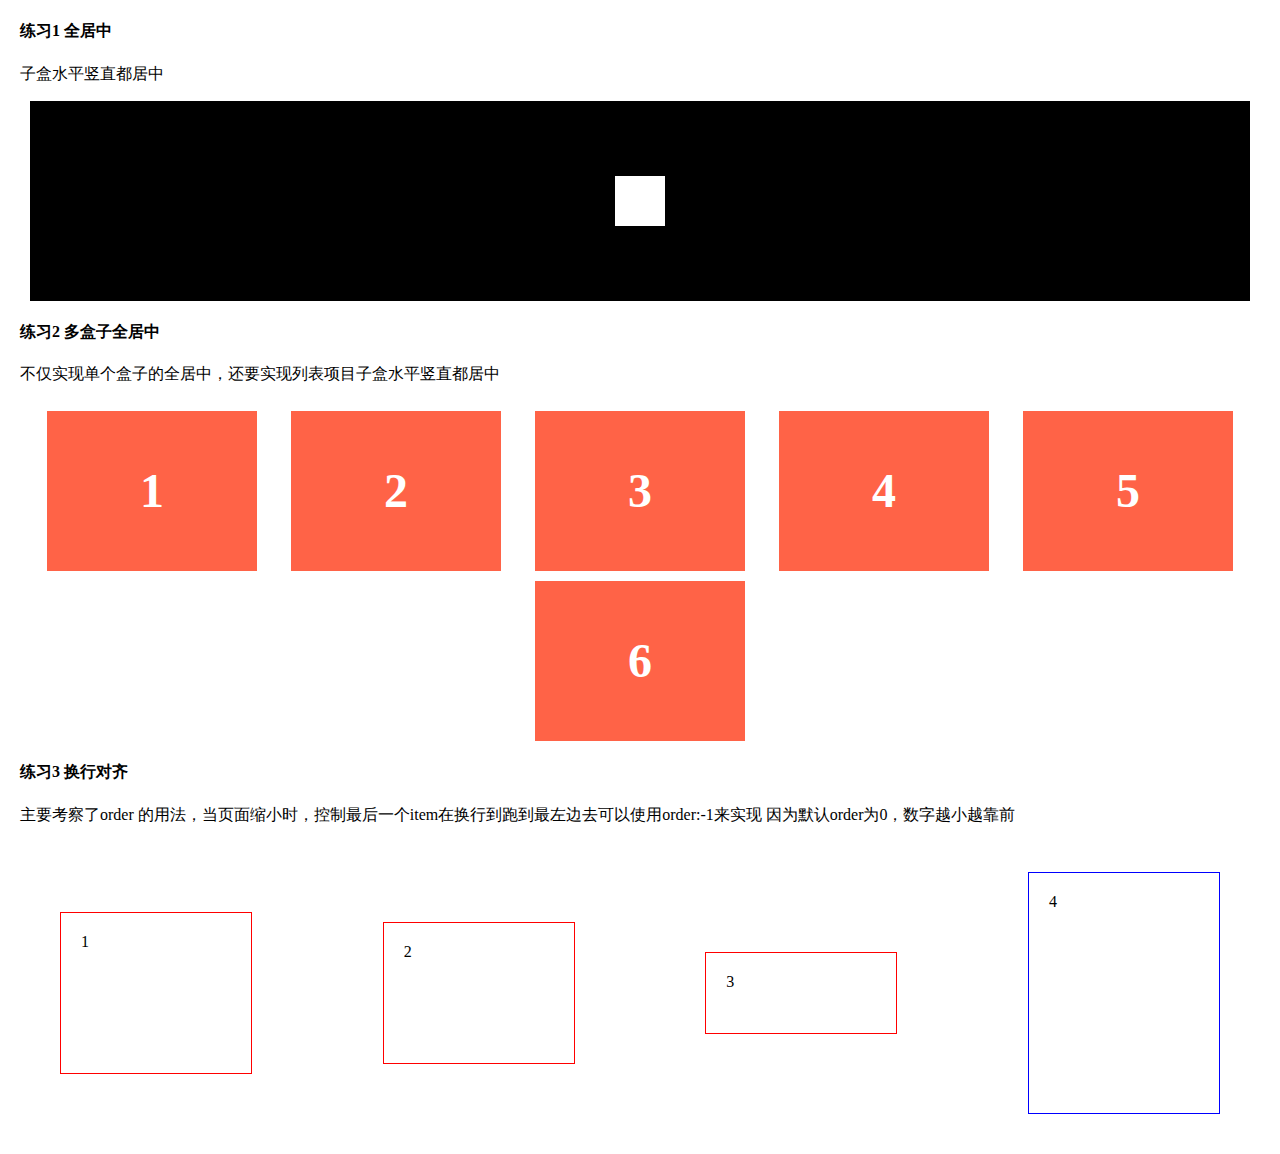
<file: flex布局练习/index.html>
<!DOCTYPE html>
<html lang="en">
<head>
    <meta charset="UTF-8">
    <title>flex布局</title>
    <style>
        /*主要考察了order 的用法，最后一个item在换行到跑到最左边去可以使用order:-1来实现
        因为默认order为0，数字越小越靠前*/
        body,div,ul {
            margin: 10px;
            padding: 0;
        }
        [class^="flex-item-"] {
            width: 150px;
            padding: 20px;
            border: 1px solid #f00;
        }
        .container {
            display: flex;
            padding: 20px;
            flex-flow: row wrap;
            justify-content: space-between;
            align-items: center;
        }
        .flex-item-1 {
            height: 120px;
        }
        .flex-item-2 {
            height: 100px;
        }
        .flex-item-3 {
            height: 40px;
        }
        .flex-item-4 {
            height: 200px;
            border-color: #00f;
        }
        @media all and (max-width: 640px) {
            .container {
                /* 当在中等屏幕中, 导航项目居中显示，并且剩余空间平均分布在列表之间 */
                align-items: flex-start;

            }
            .flex-item-4 {
                order: -1;
            }
        }
        .parent-box1 {
            display: flex;
            height: 200px;
            background-color: #000;
        }
        .mid-box1 {
            width: 50px;
            height: 50px;
            margin: auto;
            /*在Flex容器中，当项目边距设置为“auto”时，
            设置自动的垂直边距将使该项目完全集中--两个轴--*/
            background-color: #fff;
        }
        li {
            list-style: none;
        }
        .parent-box2 {
            display: flex;
            flex-flow: row wrap;
            /*上面代码相当于写了
             flex-direction: row; 定义主轴main axis的方向(其实就是定义伸缩方向)
             row：水平 (ltr从左到右)
             row-reverse: 和row方向相反，但也是在水平方向伸缩
             column:垂直 (上到下)
             column-reverse: 下到上

             flex-wrap: warp; 定义是否多行出现,且定义行的排列,这里的warp是上到下排列 ;wrap-reverse的话会向上排列
             */
            justify-content: space-around;
            /*上面的代码表示有元素换行后的排列方式，

            也就是**伸缩项目**沿**主轴方向**的排列方式

            水平分布:space-around;   -_-_-_-    每个子元素左右的空间相等;
            居中分布:center;        --_ _ _--  ;
            全行居中:space-between;  _--_--_     首个元素放置于起点，末尾元素放置于终点 和center 还是有区别的;
            行首排列:flex-start       _-_-_--    ;
            行末排列:flex-end         --_-_-_    ;
            */
        }
        .child-item2 {
            background: tomato;
            padding: 5px;
            width: 200px;
            height: 150px;
            margin-top: 10px;

            line-height: 150px;
            color: white;
            font-weight: bold;
            font-size: 3em;
            text-align: center;
        }
    </style>
</head>
<body>
    <div>
        <h4>练习1 全居中</h4>
        <p>子盒水平竖直都居中</p>
        <div class="parent-box1">
            <!--父盒子做为flex容器，也就是display：flex; 而且这个盒子只有一个mid-box -->
            <div class="mid-box1"></div>

        </div>
    </div>
    <div>
        <h4>练习2 多盒子全居中</h4>
        <p>不仅实现单个盒子的全居中，还要实现列表项目子盒水平竖直都居中</p>
        <ul class="parent-box2">
            <li class="child-item2">1</li>
            <li class="child-item2">2</li>
            <li class="child-item2">3</li>
            <li class="child-item2">4</li>
            <li class="child-item2">5</li>
            <li class="child-item2">6</li>
        </ul>
    </div>
    <div>
        <h4>练习3 换行对齐</h4>
        <p>主要考察了order 的用法，当页面缩小时，控制最后一个item在换行到跑到最左边去可以使用order:-1来实现
            因为默认order为0，数字越小越靠前</p>
        <div class="container">
            <div class="flex-item-1">1</div>
            <div class="flex-item-2">2</div>
            <div class="flex-item-3">3</div>
            <div class="flex-item-4">4</div>
        </div>
    </div>
</body>
</html>
</file>
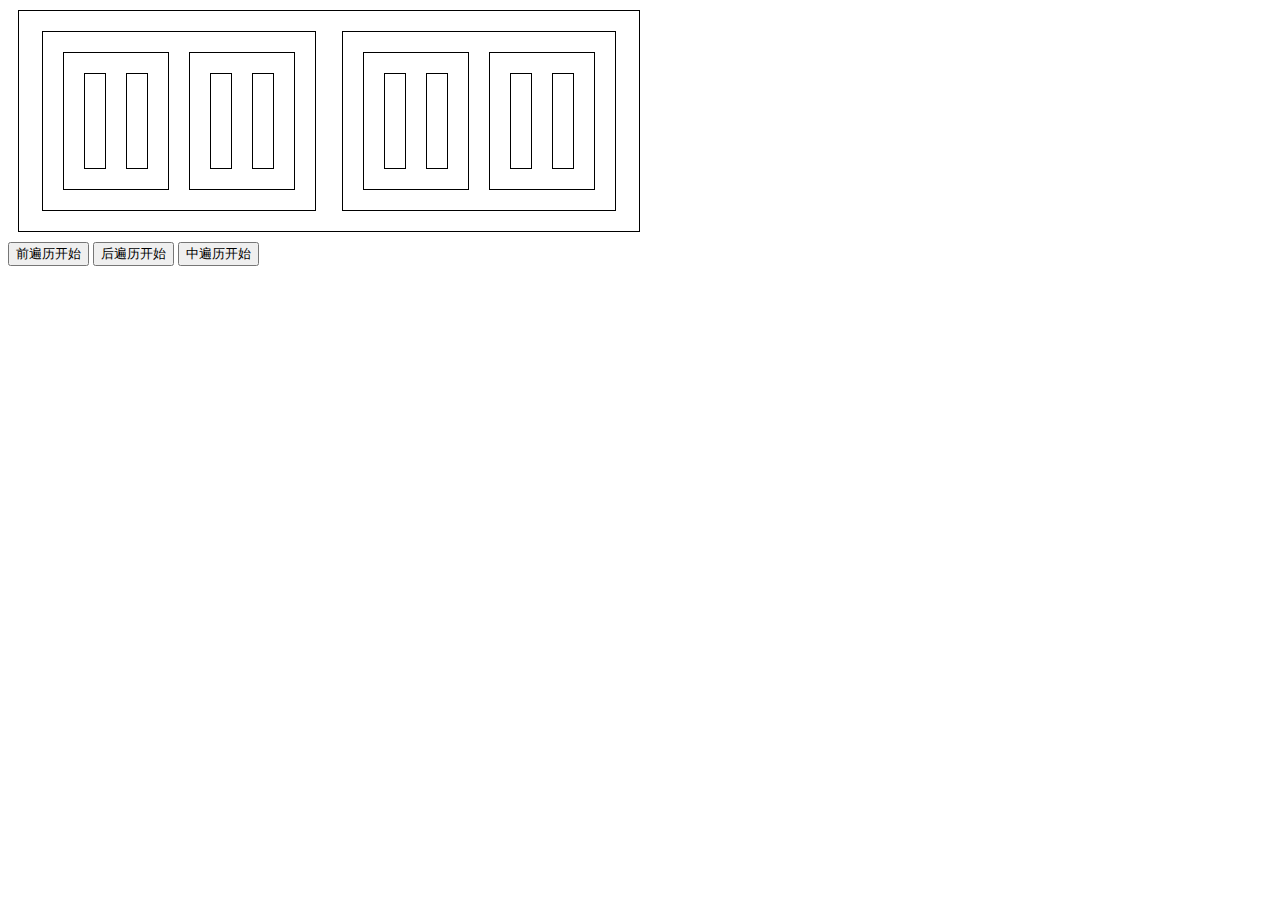
<file: 二叉树遍历/index.html>
<!DOCTYPE html>
<html lang="en">
<head>
    <meta charset="UTF-8">
    <title>二叉树遍历</title>
    <style>
        div {
            padding: 10px;
            margin: 10px;
            display: flex;
            flex-flow: row wrap;
            justify-content: space-around;
            border: 1px solid #000;
            background-color: #ffffff;
        }
        .best {
            width: 600px;
            height: 200px;
        }
    </style>
</head>
<body>
<div class="best" id="parent">
    <div>
        <div>
            <div></div>
            <div></div>
        </div>
        <div>
            <div></div>
            <div></div>
        </div>
    </div>
    <div>
        <div>
            <div></div>
            <div></div>
        </div>
        <div>
            <div></div>
            <div></div>
        </div>
    </div>
</div>
<button onclick="parentBtn()">前遍历开始</button>
<button onclick="sonBtn()">后遍历开始</button>
<button onclick="midBtn()">中遍历开始</button>
<script src="eachTree.js"></script>
</body>
</html>
</file>
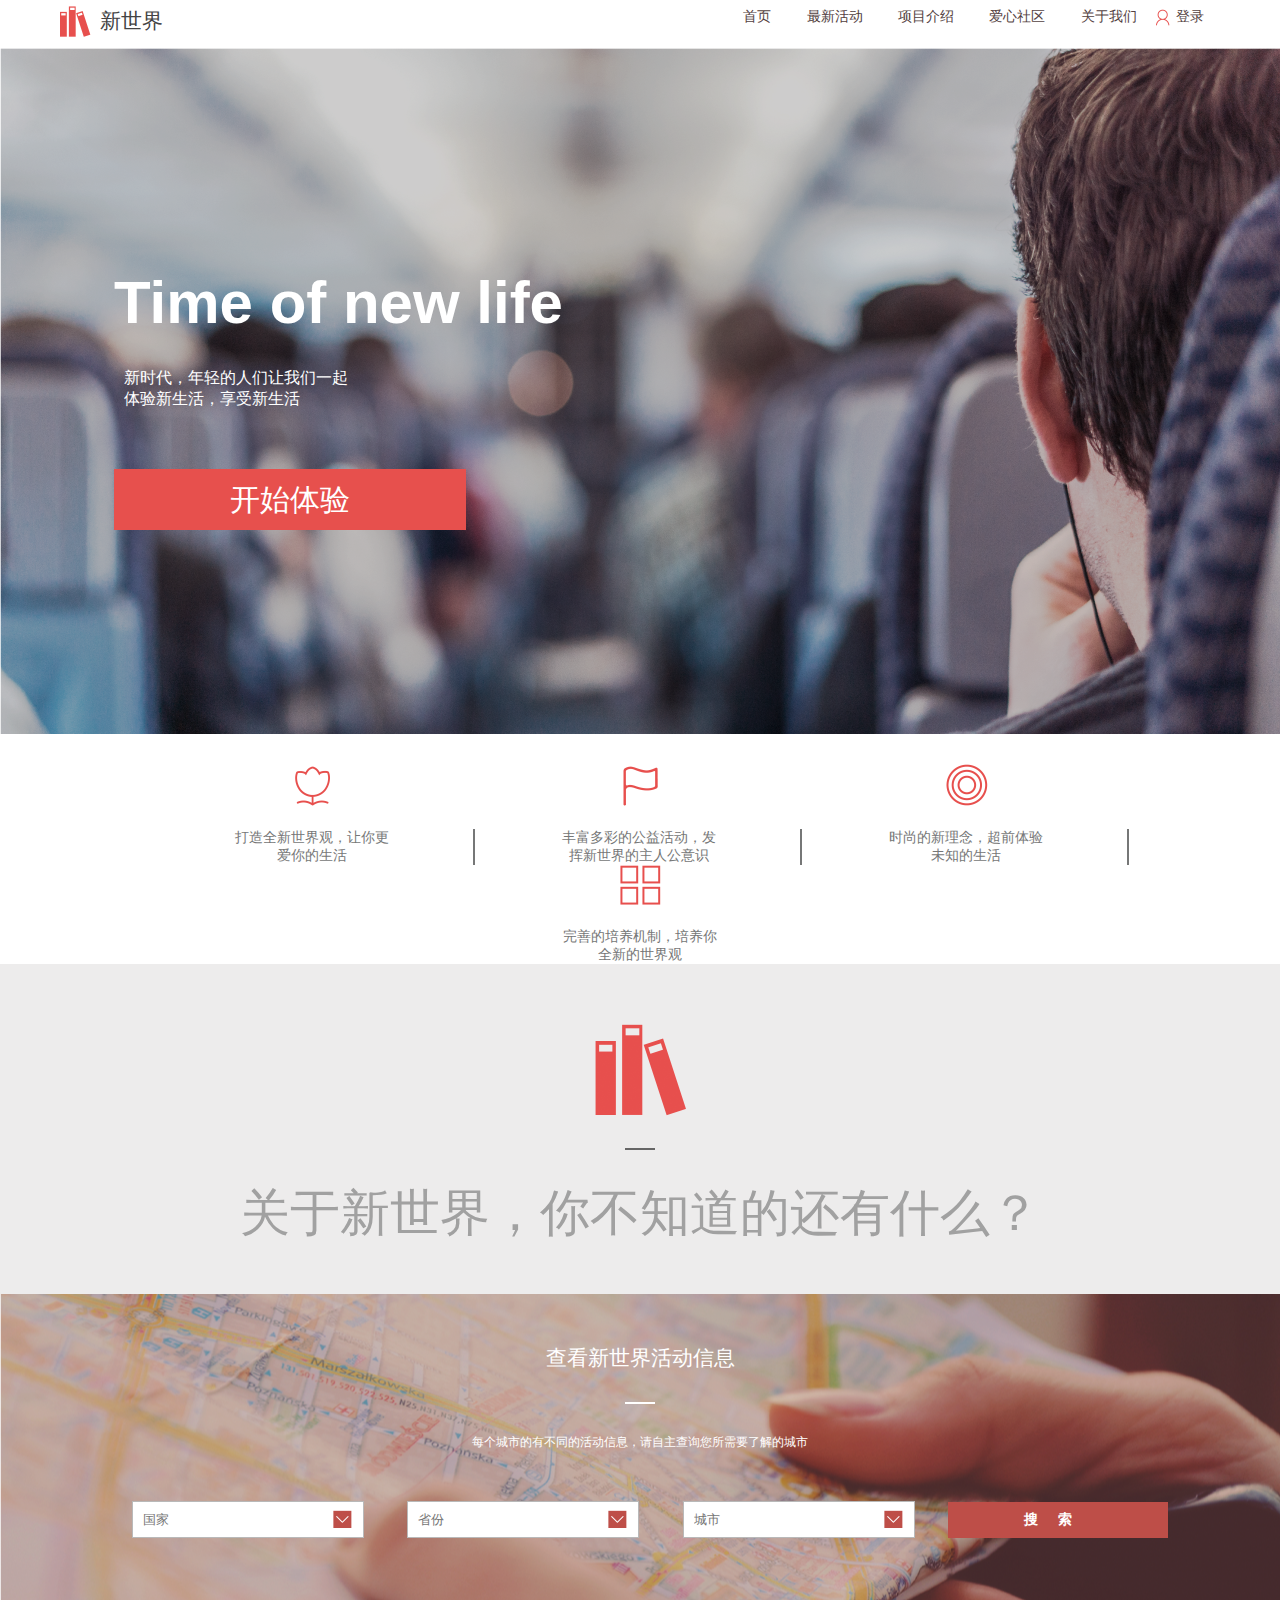
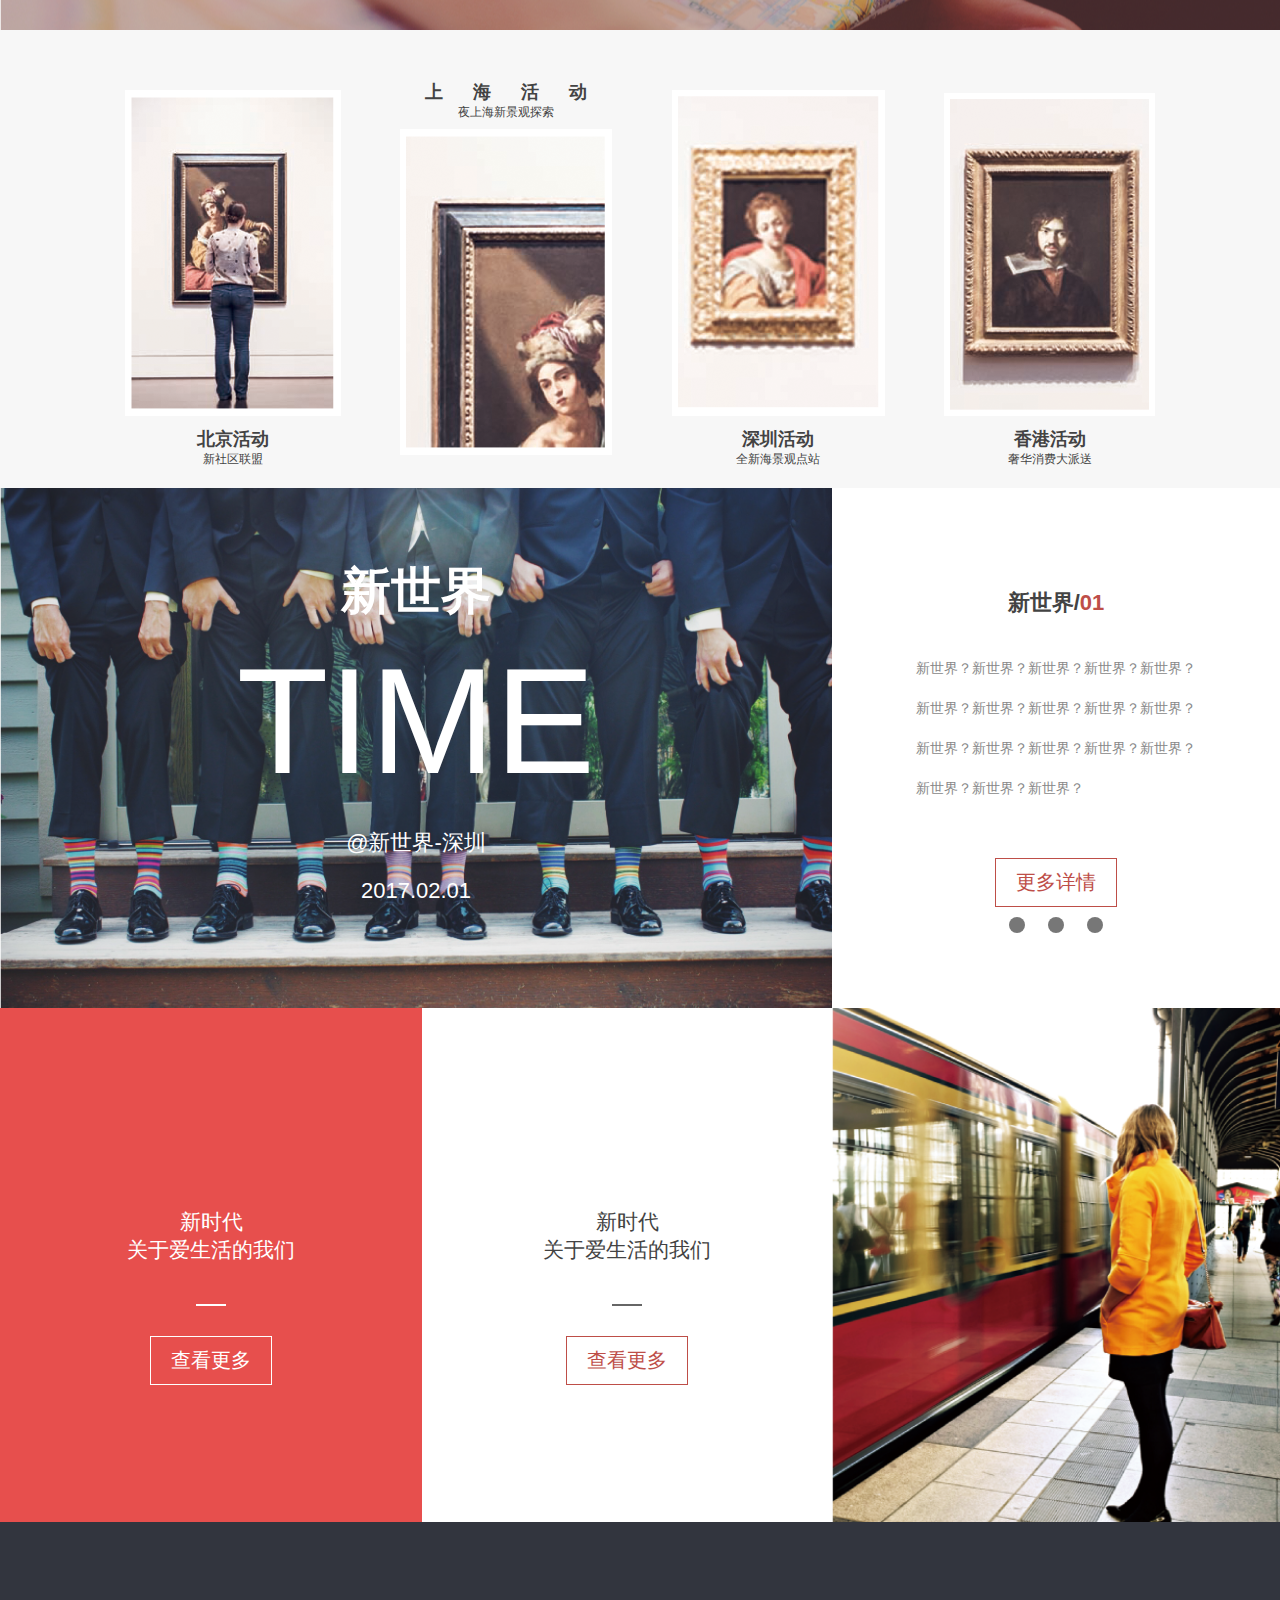
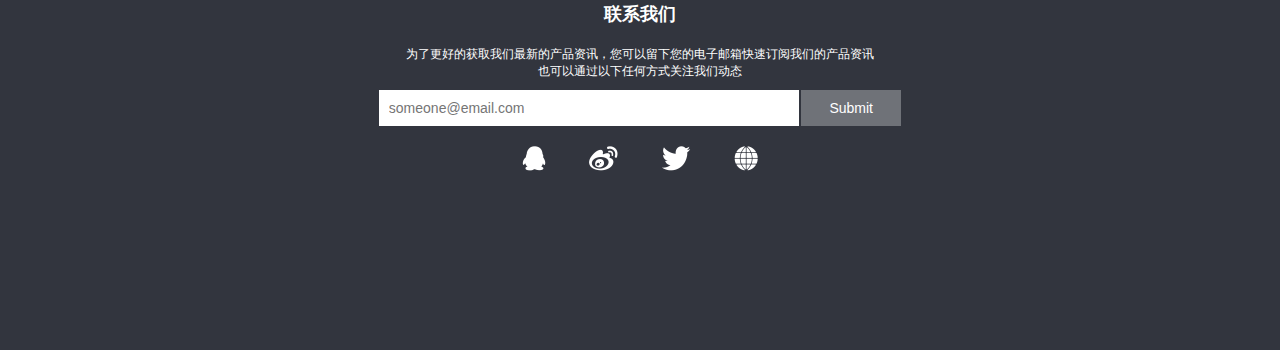
<file: 切图/index.html>
<!DOCTYPE html>
<html lang="en">
<head>
    <meta charset="UTF-8">
    <title>切图练习</title>
    <link rel="stylesheet" href="css.css" type="text/css">
</head>
<body>
<header>
    <div class="container">
        <div class="logo">
            <p>新世界</p>
        </div>
        <nav>
            <ul>
                <li><a href="">首页</a></li>
                <li><a href="">最新活动</a></li>
                <li><a href="">项目介绍</a></li>
                <li><a href="">爱心社区</a></li>
                <li><a href="">关于我们</a></li>
                <li><a href="">登录</a></li>
            </ul>
        </nav>
    </div>
</header>
<section id="content">
    <div class="content-container">
        <h2>Time of new life</h2>
        <p>新时代，年轻的人们让我们一起<br>体验新生活，享受新生活</p>
        <a href=""><p class="choose">开始体验</p></a>
    </div>
</section>
<div id="content1">
    <ul>
        <li><a href=""><span><img src="img/content2-1_03.png" alt=""></span></a>
            <p>打造全新世界观，让你更<br>爱你的生活</p>
        </li>
        <li><a href=""><span><img src="img/content2-2_03.png" alt=""></span></a>
            <p>丰富多彩的公益活动，发<br>挥新世界的主人公意识</p>
        </li>
        <li><a href=""><span><img src="img/content2-3_03.png" alt=""></span></a>
            <p>时尚的新理念，超前体验<br>未知的生活</p>
        </li>
        <li><a href=""><span><img src="img/content2-4_03.png" alt=""></span></a>
            <p class="no-border">完善的培养机制，培养你<br>全新的世界观</p>
        </li>
    </ul>
</div>
<section id="content2">
    <img src="img/content3_03.png" alt="">
    <span class="move1"></span>
    <p>关于新世界，你不知道的还有什么？</p>
</section>
<section id="content3">
    <div class="title">
        <h2>查看新世界活动信息</h2>
        <span class="move1"></span>
        <p>每个城市的有不同的活动信息，请自主查询您所需要了解的城市</p>
    </div>
    <!--设置选项-->
    <div class="options">
        <ul>
            <li class="select">
                <input type="text" placeholder="国家">
                <ul>
                    <li>中国</li>
                    <li>美国</li>
                </ul>
            </li>
            <li class="select"><input type="text" placeholder="省份">
                <ul>
                    <li>北京市</li>
                    <li>天津市</li>
                    <li>河北省</li>
                    <li>陕西省</li>
                    <li>内蒙古自治区</li>
                    <li>辽宁省</li>
                </ul>
            </li>
            <li class="select"><input type="text" placeholder="城市">
            </li>
            <li class="select"><input type="submit" value="搜索"></li>
        </ul>
    </div>
</section>
<section id="content4">
    <ul>
        <li><a href=""><img src="img/photo.png" alt=""></a><h2>北京活动</h2><p>新社区联盟</p></li>
        <li><a href=""><h2>上海活动</h2><p>夜上海新景观探索</p><img src="img/photo_1.png" alt=""></a></li>
        <li><a href=""><img src="img/photo_2.png" alt=""></a><h2>深圳活动</h2><p>全新海景观点站</p></li>
        <li><a href=""><img src="img/photo_10.png" alt=""></a><h2>香港活动</h2><p>奢华消费大派送</p></li>
    </ul>
</section>
<section id="content5">
    <div class="left">
        <h3>新世界</h3>
        <p>TIME</p>
        <p>@新世界-深圳</p>
        <p>2017.02.01</p></li>
    </div>
    <div class="right">
        <h2>新世界/<span>01</span></h2>
        <p>新世界？新世界？新世界？新世界？新世界？新世界？新世界？新世界？新世界？新世界？新世界？新世界？新世界？新世界？新世界？新世界？新世界？新世界？</p>
        <span class="more">更多详情</span>
        <ul>
            <li class="active"><a href=""></a></li>
            <li><a href=""></a></li>
            <li><a href=""></a></li>
        </ul>
    </div>
</section>
<section id="content6" class="clearfix">
    <div class="content6-left font"  style="color: #fff;">
        <h2>新时代</br>关于爱生活的我们</h2>
        <span class="move1"></span>
        <a href=""><p>查看更多</p></a>
    </div>
    <div class="content6-middle font">
        <h2>新时代</br>关于爱生活的我们</h2>
        <span class="move1"></span>
        <a href=""><p>查看更多</p></a>
    </div>
    <div class="content6-right"></div>
</section>
<section id="content7" >
    <h2>联系我们</h2>
    <p>为了更好的获取我们最新的产品资讯，您可以留下您的电子邮箱快速订阅我们的产品资讯<br>
        也可以通过以下任何方式关注我们动态</p>
    <div class="input">
        <input type="text" placeholder="someone@email.com">
        <input type="submit">
    </div>
    <ul>
        <li><a href=""><img src="img/icon_03.png" alt=""></a></li>
        <li><a href=""><img src="img/icon_05.png" alt=""></a></li>
        <li><a href=""><img src="img/icon_07.png" alt=""></a></li>
        <li><a href=""><img src="img/icon_09.png" alt=""></a></li>
    </ul>
</section>
</body>
</html>
</file>
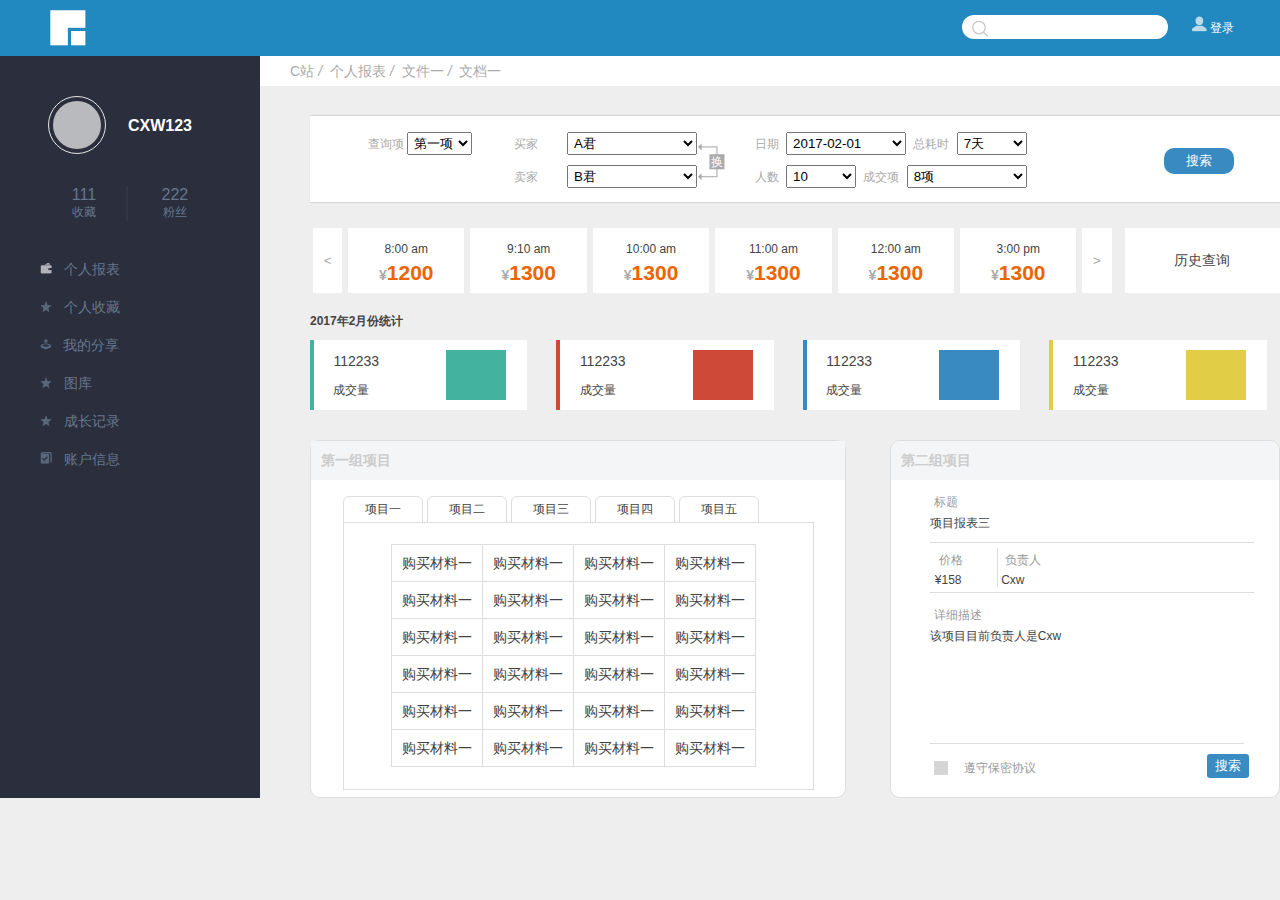
<file: 切图2/index.html>
<!DOCTYPE html>
<html lang="en">
<head>
    <meta charset="UTF-8">
    <title>切图练习</title>
    <link rel="stylesheet" href="css.css">
    <link rel="stylesheet" href="reset.css">
</head>
<body>
    <header>
            <div class="logo"><a href=""><img src="images/logo.png" alt=""></a></div>
            <div class="sign-in">
                <span class="icon-search"></span>
                <input type="text">
                <b class="icon-sign-in"></b>
                <a href="">登录</a>
            </div>
    </header>
    <section class="content clearfix">
        <div class="left-item">
            <div class="mes-pho ">
                <span></span>
            </div>
            <strong>CXW123</strong>
            <div class="collect-follow clearfix">
                <ul>
                    <li><p>111</p>
                        <p>收藏</p>
                    </li>
                    <li>
                        <p>222</p>
                        <p>粉丝</p>
                    </li>
                </ul>
            </div>
            <ul class="first-menu">
                <li><span class="icon-report"></span>个人报表
                    <ul>
                        <li><span class="icon-left-select"></span><span class="icon-fail"></span>文件一</li>
                        <li><span class="icon-left-select"></span><span class="icon-fail"></span>文件二
                            <ul>
                                <li><span class="icon-text"></span>文档1</li>
                                <li><span class="icon-text"></span>文档2</li>
                            </ul>
                        </li>
                        <li><span class="icon-left-select"></span><span class="icon-fail"></span>文件三</li>
                    </ul>
                </li>
                <li><span class="icon-star"></span>个人收藏</li>
                <li><span class="icon-share"></span>我的分享</li>
                <li><span class="icon-star"></span>图库</li>
                <li><span class="icon-star"></span>成长记录</li>
                <li><span class="icon-news"></span>账户信息</li>
            </ul>
        </div>
        <div class="right-item clearfix">
            <div class="break-nav">
                <a href="">C站</a><i>/</i>
                <a href="">个人报表</a><i>/</i>
                <a href="">文件一</a><i>/</i>
                <a href="">文档一</a>
            </div>
            <div class="container">
                <div class="search1 clearfix">
                    <div class="search1-project">
                        <span>查询项</span>
                        <select name="" id="">
                            <option value="">第一项</option>
                        </select>
                    </div>
                    <div class="search1-change">
                        <div>
                            <span>买家</span>
                            <select name="">
                                <option value="">A君</option>
                            </select>
                            <span>卖家</span>
                            <select name="" id="">
                                <option value="">B君</option>
                            </select>
                            <a href="">换</a>
                        </div>
                    </div>
                    <div class="search1-total">
                        <span>日期</span>
                        <select class="w120">
                            <option value="">2017-02-01</option>
                        </select>
                        <span>总耗时</span>
                        <select class="w70">
                            <option value="">7天</option>
                            <option value="">8天</option>
                        </select>
                        <span>人数</span>
                        <select class="w70">
                            <option value="">10</option>
                        </select>
                        <span>成交项</span>
                        <select class="w120">
                            <option value="">8项</option>
                        </select>
                    </div>
                    <input type="submit" value="搜索">
                </div>
                <div class="search2 clearfix">
                    <button class="btn-left"> < </button>
                    <ul class="prise-lists">
                        <li><a href="">
                            <p>8:00 am</p>
                            <strong><i>¥</i>1200</strong></a></li>
                        <li><a href="">
                            <p>9:10 am</p>
                            <strong><i>¥</i>1300</strong></a></li>
                        <li><a href="">
                            <p>10:00 am</p>
                            <strong><i>¥</i>1300</strong></a></li>
                        <li><a href="">
                            <p>11:00 am</p>
                            <strong><i>¥</i>1300</strong></a></li>
                        <li><a href="">
                            <p>12:00 am</p>
                            <strong><i>¥</i>1300</strong></a></li>
                        <li><a href="">
                            <p>3:00 pm</p>
                            <strong><i>¥</i>1300</strong></a></li>
                    </ul>
                    <button class="btn-right"> > </button>
                    <div class="search2-search">历史查询</div>
                </div>
                <h2>2017年2月份统计</h2>
                <div class="count clearfix">
                    <ul>
                        <li class="green">
                            <p>112233</p>
                            <span>成交量</span><a href=""><b class="block"></b></a></li>
                        <li class="red">
                            <p>112233</p>
                            <span>成交量</span><a href=""><b class="block"></b></a></li>
                        <li class="blue">
                            <p>112233</p>
                            <span>成交量</span><a href=""><b class="block"></b></a></li>
                        <li class="yellow">
                            <p>112233</p>
                            <span>成交量</span><a href=""><b class="block"></b></a></li>
                    </ul>
                </div>
                <div class="project">
                    <div class="project1">
                        <h3>第一组项目</h3>
                        <ul class="tab">
                            <li>
                                <h4>项目一</h4>
                                <div class="tab-menu active">
                                    <table>
                                        <tbody>
                                        <tr>
                                            <td>购买材料一</td>
                                            <td>购买材料一</td>
                                            <td>购买材料一</td>
                                            <td>购买材料一</td>
                                        </tr>
                                        <tr>
                                            <td>购买材料一</td>
                                            <td>购买材料一</td>
                                            <td>购买材料一</td>
                                            <td>购买材料一</td>
                                        </tr>
                                        <tr>
                                            <td>购买材料一</td>
                                            <td>购买材料一</td>
                                            <td>购买材料一</td>
                                            <td>购买材料一</td>
                                        </tr>
                                        <tr>
                                            <td>购买材料一</td>
                                            <td>购买材料一</td>
                                            <td>购买材料一</td>
                                            <td>购买材料一</td>
                                        </tr>
                                        <tr>
                                            <td>购买材料一</td>
                                            <td>购买材料一</td>
                                            <td>购买材料一</td>
                                            <td>购买材料一</td>
                                        </tr>
                                        <tr>
                                            <td>购买材料一</td>
                                            <td>购买材料一</td>
                                            <td>购买材料一</td>
                                            <td>购买材料一</td>
                                        </tr>
                                        </tbody>
                                    </table>
                                </div>
                            </li>
                            <li>
                                <h4>项目二</h4>
                                <div class="tab-menu">
                                    <table>
                                        <tbody>
                                        <tr>
                                            <td>购买材料二</td>
                                            <td>购买材料二</td>
                                            <td>购买材料二</td>
                                            <td>购买材料二</td>
                                        </tr>
                                        <tr>
                                            <td>购买材料二</td>
                                            <td>购买材料二</td>
                                            <td>购买材料二</td>
                                            <td>购买材料二</td>
                                        </tr>
                                        <tr>
                                            <td>购买材料二</td>
                                            <td>购买材料二</td>
                                            <td>购买材料二</td>
                                            <td>购买材料二</td>
                                        </tr>
                                        <tr>
                                            <td>购买材料二</td>
                                            <td>购买材料二</td>
                                            <td>购买材料二</td>
                                            <td>购买材料二</td>
                                        </tr>
                                        <tr>
                                            <td>购买材料二</td>
                                            <td>购买材料二</td>
                                            <td>购买材料二</td>
                                            <td>购买材料二</td>
                                        </tr>
                                        <tr>
                                            <td>购买材料二</td>
                                            <td>购买材料二</td>
                                            <td>购买材料二</td>
                                            <td>购买材料二</td>
                                        </tr>
                                        </tbody>
                                    </table>
                                </div>
                            </li>
                            <li>
                                <h4>项目三</h4>
                                <div class="tab-menu">
                                    <table>
                                        <tbody>
                                        <tr>
                                            <td>购买材料三</td>
                                            <td>购买材料三</td>
                                            <td>购买材料三</td>
                                            <td>购买材料三</td>
                                        </tr>
                                        <tr>
                                            <td>购买材料三</td>
                                            <td>购买材料三</td>
                                            <td>购买材料三</td>
                                            <td>购买材料三</td>
                                        </tr>
                                        <tr>
                                            <td>购买材料三</td>
                                            <td>购买材料三</td>
                                            <td>购买材料三</td>
                                            <td>购买材料三</td>
                                        </tr>
                                        <tr>
                                            <td>购买材料三</td>
                                            <td>购买材料三</td>
                                            <td>购买材料三</td>
                                            <td>购买材料三</td>
                                        </tr>
                                        <tr>
                                            <td>购买材料三</td>
                                            <td>购买材料三</td>
                                            <td>购买材料三</td>
                                            <td>购买材料三</td>
                                        </tr>
                                        <tr>
                                            <td>购买材料三</td>
                                            <td>购买材料三</td>
                                            <td>购买材料三</td>
                                            <td>购买材料三</td>
                                        </tr>
                                        </tbody>
                                    </table>
                                </div>
                            </li>
                            <li>
                                <h4>项目四</h4>
                                <div class="tab-menu">
                                    <table>
                                        <tbody>
                                        <tr>
                                            <td>购买材料四</td>
                                            <td>购买材料四</td>
                                            <td>购买材料四</td>
                                            <td>购买材料四</td>
                                        </tr>
                                        <tr>
                                            <td>购买材料四</td>
                                            <td>购买材料四</td>
                                            <td>购买材料四</td>
                                            <td>购买材料四</td>
                                        </tr>
                                        <tr>
                                            <td>购买材料四</td>
                                            <td>购买材料四</td>
                                            <td>购买材料四</td>
                                            <td>购买材料四</td>
                                        </tr>
                                        <tr>
                                            <td>购买材料四</td>
                                            <td>购买材料四</td>
                                            <td>购买材料四</td>
                                            <td>购买材料四</td>
                                        </tr>
                                        <tr>
                                            <td>购买材料四</td>
                                            <td>购买材料四</td>
                                            <td>购买材料四</td>
                                            <td>购买材料四</td>
                                        </tr>
                                        <tr>
                                            <td>购买材料四</td>
                                            <td>购买材料四</td>
                                            <td>购买材料四</td>
                                            <td>购买材料四</td>
                                        </tr>
                                        </tbody>
                                    </table>
                                </div>
                            </li>
                            <li>
                                <h4>项目五</h4>
                                <div class="tab-menu">
                                    <table>
                                        <tbody>
                                        <tr>
                                            <td>购买材料五</td>
                                            <td>购买材料五</td>
                                            <td>购买材料五</td>
                                            <td>购买材料五</td>
                                        </tr>
                                        <tr>
                                            <td>购买材料五</td>
                                            <td>购买材料五</td>
                                            <td>购买材料五</td>
                                            <td>购买材料五</td>
                                        </tr>
                                        <tr>
                                            <td>购买材料五</td>
                                            <td>购买材料五</td>
                                            <td>购买材料五</td>
                                            <td>购买材料五</td>
                                        </tr>
                                        <tr>
                                            <td>购买材料五</td>
                                            <td>购买材料五</td>
                                            <td>购买材料五</td>
                                            <td>购买材料五</td>
                                        </tr>
                                        <tr>
                                            <td>购买材料五</td>
                                            <td>购买材料五</td>
                                            <td>购买材料五</td>
                                            <td>购买材料五</td>
                                        </tr>
                                        <tr>
                                            <td>购买材料五</td>
                                            <td>购买材料五</td>
                                            <td>购买材料五</td>
                                            <td>购买材料五</td>
                                        </tr>
                                        </tbody>
                                    </table>
                                </div>
                            </li>
                        </ul>
                    </div>
                    <div class="project2">
                        <h3>第二组项目</h3>
                        <div class="container">
                            <div class="pro2-msg">
                                <h4>标题</h4>
                                <p>项目报表三</p>
                            </div>
                            <ul class="pro2-label">
                                <li>
                                    <h4>价格</h4>
                                    <p>¥158</p>
                                </li>
                                <li>
                                    <h4>负责人</h4>
                                    <p>Cxw</p>
                                </li>
                            </ul>
                            <div class="pro-info">
                                <h4>详细描述</h4>
                                <p>该项目目前负责人是Cxw</p>
                            </div>
                            <div class="pro-check">
                                <input type="checkbox">
                                <span>遵守保密协议</span>
                                <button>搜索</button>
                            </div>
                        </div>
                    </div>
                </div>
                <div class="date-brand">
                    <div class="date"></div>
                    <div class="brand"></div>
                </div>
            </div>
        </div>
    </section>
</body>
</html>
</file>
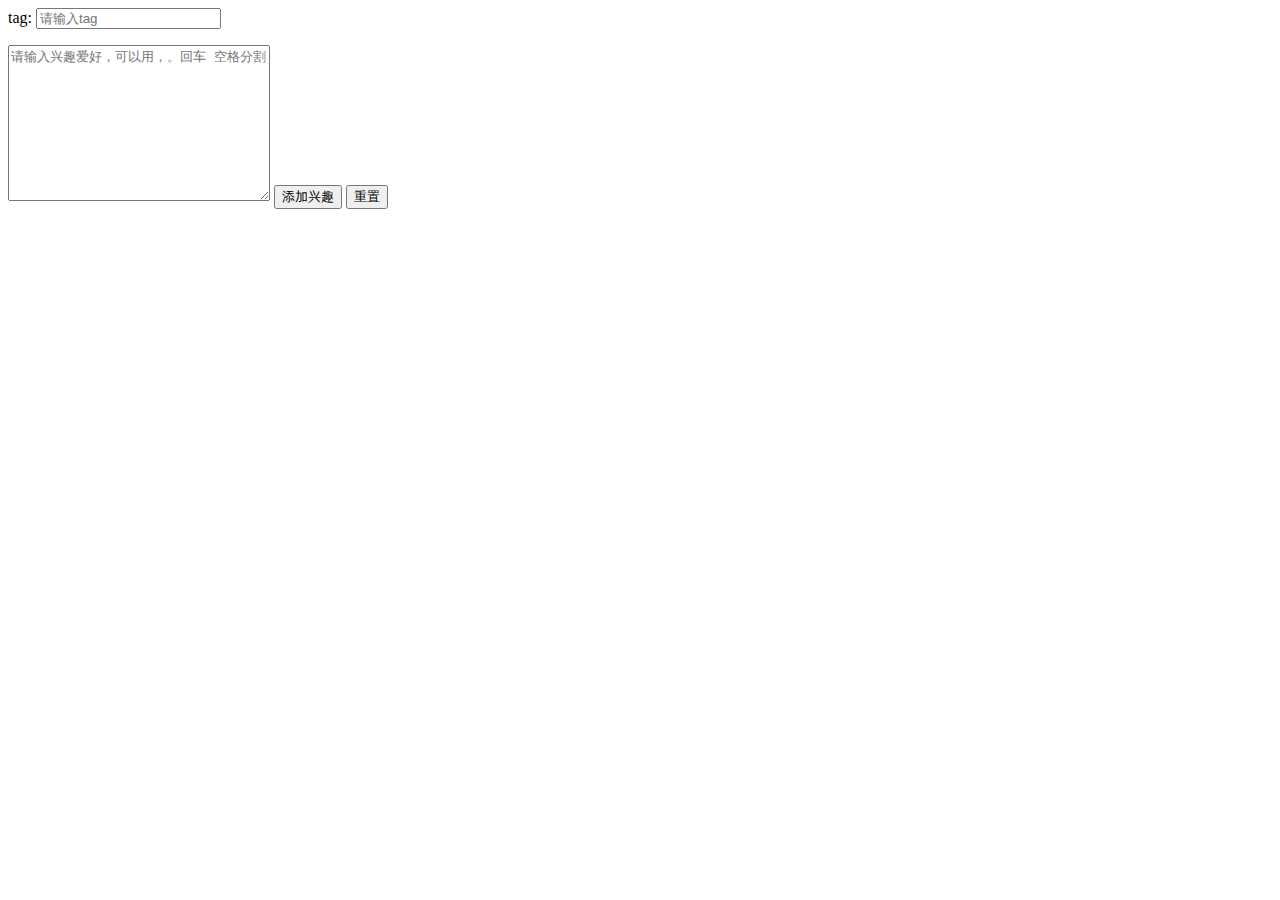
<file: 增删tag/index.html>
<!DOCTYPE html>
<html lang="en">
<head>
    <meta charset="UTF-8">
    <title>增删tag和兴趣</title>
</head>
<body>
<div class="tag">
    <div class="tag-input">
        <span>tag:</span>
        <input id="in-text" type="text" placeholder="请输入tag">
    </div>
    <p id="alert-msg"></p>
    <ul id="tag-list">
    </ul>
</div>
<div>
    <textarea name="" id="hobbys" cols="30" rows="10" placeholder="请输入兴趣爱好，可以用，。回车 空格分割"></textarea>
    <button onclick="filterHobby()">添加兴趣</button>
    <button onclick="resetHobby()">重置</button>
    <ul id="hobby-list">
    </ul>
</div>
<script src="addDel.js"></script>
</body>
</html>
</file>
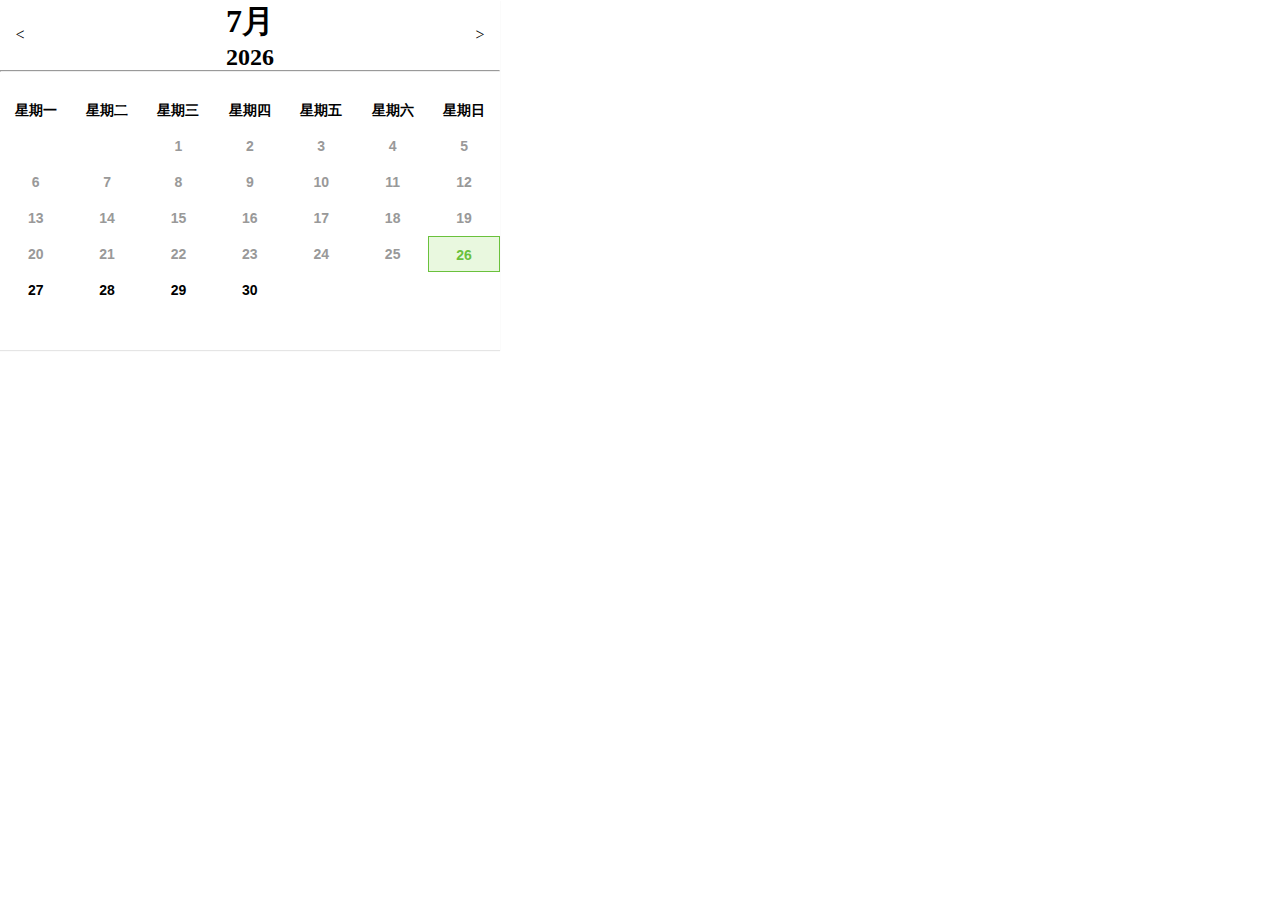
<file: 日历/index.html>
<!DOCTYPE html>
<html lang="en">
<head>
    <meta charset="UTF-8">
    <title>日历</title>
    <style>
        * {
            padding: 0;
            margin: 0;
        }
        a{
            text-decoration: none;
            color: inherit;
        }
        li {
            list-style: none;

        }
        .calender {
            width: 500px;
            height: 350px;
            background-color: #fff;
            -webkit-box-shadow: 0 1px 1px rgba(0, 0, 0, 0.1);
            -moz-box-shadow: 0 1px 1px rgba(0, 0, 0, 0.1);
            box-shadow: 0 1px 1px rgba(0, 0, 0, 0.1);;
        }
        .title {
            position: relative;
            height: 70px;
            text-align: center;
        }
        .title #prev {
            display: block;
            width: 40px;
            position: absolute;
            height: 70px;
            line-height: 70px;
            top: 0;
            left: 0;
        }
        .title #next {
            display: block;
            width: 40px;
            position: absolute;
            height: 70px;
            line-height: 70px;
            top: 0;
            right: 0;
        }
        .week-list ul {
            width: 100%;
            font-family:arial;
            font-weight:bold;
            font-size:14px;
            margin-top: 20px;
        }
        .day-list ul {
            width:100%;
            font-family:arial;
            font-weight:bold;
            font-size:14px;
        }
        .main li {
            width: 14.28%;
            float: left;
            height:36px;
            line-height: 36px;
            box-sizing:border-box;
            text-align: center;
        }
        .pass {
            color: #999;
        }
        .future {
            color: #000;
        }
        .now {
            color: #6ac13c;
            background-color: #e9f8df;
            border: 1px solid #6ac13c;
        }
    </style>
</head>
<body>
<div class="calender">
    <div class="title">
        <h1 id="title-month">月份</h1>
        <h2 id="title-year">年份</h2>
        <a href="" id="prev"> < </a>
        <a href="" id="next"> > </a>
    </div>
    <hr>
    <div class="main">
        <div class="week-list">
            <ul>
                <li>星期一</li>
                <li>星期二</li>
                <li>星期三</li>
                <li>星期四</li>
                <li>星期五</li>
                <li>星期六</li>
                <li>星期日</li>
            </ul>
        </div>
        <div class="day-list">
            <ul id="days">

            </ul>
        </div>
    </div>
</div>
<script>
    'use strict'
    //先确定每个月天数，依据农历和平历的情况分别是lunar 和normal
    let monthLunar = [31,29,31,30,31,30,31,31,30,31,30,31];
    let monthNormal = [31,28,31,30,31,30,31,31,30,31,30,31];

    //绑定每个DOM
    let prev = document.getElementById('prev');
    let next = document.getElementById('next');
    let titleMonth = document.getElementById('title-month');
    let titleYear = document.getElementById('title-year');
    let days = document.getElementById('days');

    //获取当天的信息，年月日等
    let date = new Date();
    let year = date.getFullYear();
    let month = date.getMonth();
    let day = date.getDate();

    //日期总数按照月份在数组上进行选择，然后决定当月第一天是周几，后面天数按此排入
    //获取第一天的起始位置
    function getDayStart(month,year) {
        let currentDay = new Date(year, month, 1);
        return (currentDay.getDay());
    }

    //获取当月的天数总和
    function getDaysByMonth(month,year) {
        if (year%100 == 0) {
            if (year%400 == 0) {
                return monthLunar[month];
            }
        } else {
            if (year%4 == 0) {
                return monthLunar[month];
            } else {
                return monthNormal[month];
            }
        }
    }

    //依据当天日期初步渲染日历
    function initDate() {
        let str = '';
        let daysLength = getDaysByMonth(month, year);
        let dayStart = getDayStart(month,year);
        let currentClass = '';
        //添加第一天日期前的空日期
        for (let i = 1; i < dayStart; i++) {
            str += '<li></li>';
        }
        //添加后面的日期
        for (let i = 1; i < daysLength; i++) {
            //判断在当天日期前面的所有可能
            //同年同月的时候，日期小于当日的
            //同年不同月，月份小于当月的
            //不同年，年份小于该年的
            if ((year == date.getFullYear() && month == date.getMonth() && i < date.getDate())
                     || (year == date.getFullYear() && month < date.getMonth())
                     || (year < date.getFullYear())) {
                currentClass = ' class="pass"';
            } else if (i == date.getDate() && month == date.getMonth() && year == date.getFullYear()) {
                currentClass = ' class="now"';
            } else {
                currentClass = ' class="future"';
            }
            str += '<li' + currentClass + '>' + i + '</li>';
        }
        titleMonth.innerHTML = month + 1 + '月';
        titleYear.innerHTML = year;
        days.innerHTML = str;
    }
    initDate();
    // 前后月点击交互
    prev.onclick = function (e) {
        e.preventDefault();
        month--;
        if (month < 0) {
            year--;
            month = 11;
        }
        initDate();
    };
    next.onclick = function (e) {
        e.preventDefault();
        month++;
        if (month > 11) {
            year++;
            month = 0;
        }
        initDate();
    }
</script>
</body>
</html>
</file>
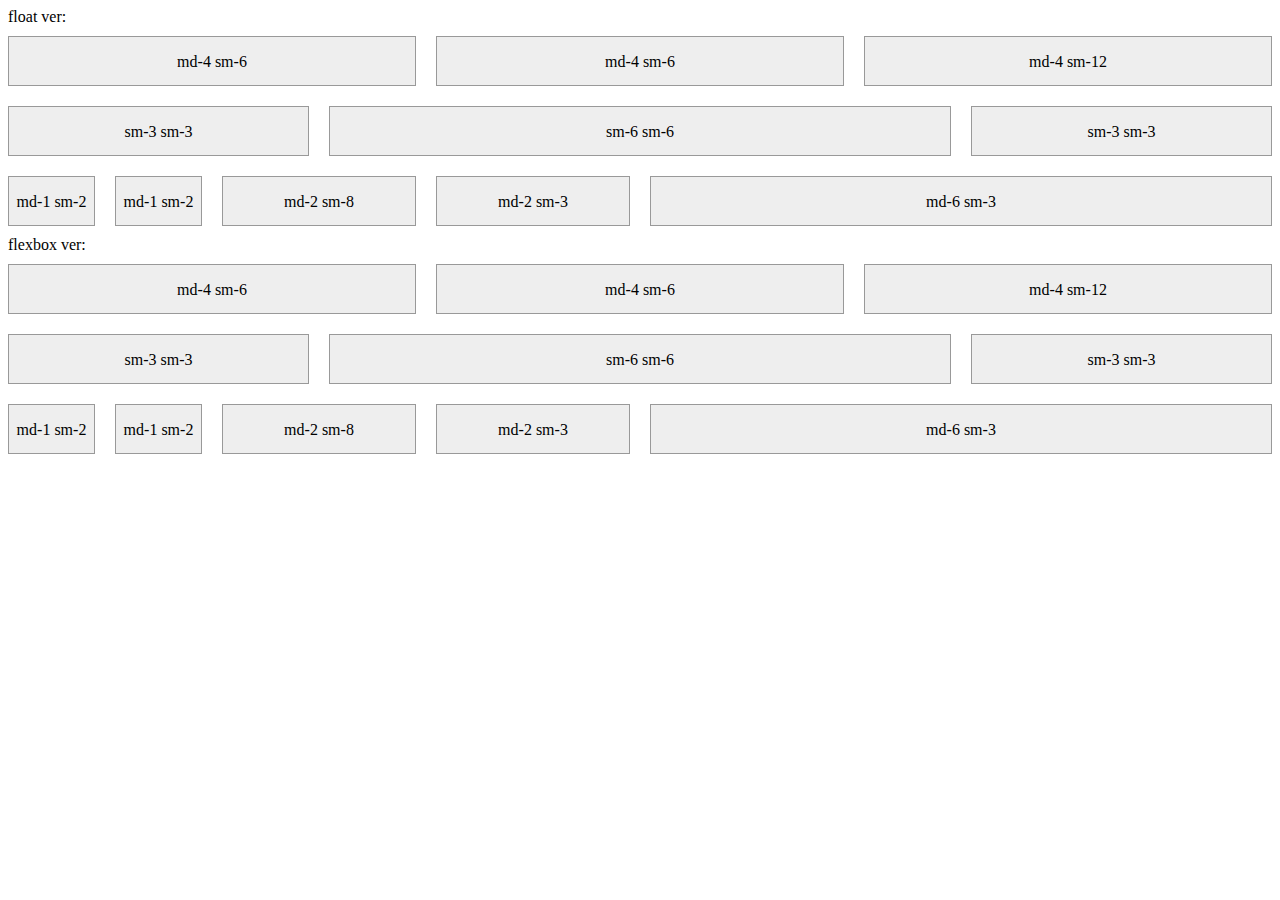
<file: 栅格化布局/index.html>
<!DOCTYPE html>
<html lang="en">
<head>
    <meta charset="UTF-8">
    <title>栅格化</title>
    <style>
        * {
            box-sizing: border-box;
        }
        .rect {
            height: 50px;
            border: 1px solid #999;
            background-color: #eee;
            text-align: center;
            line-height: 50px;
        }
        /* float grid system */
        .f-container {
            width: 100%;
        }

        .f-row {
            margin-left: -10px;
            margin-right: -10px;
        }

        .f-container::after, .f-row::after {
            content: "";
            display: table;
            clear: both;
        }

        [class*="f-col-"] {
            position: relative;
            float: left;
            min-height: 1px;
            padding: 10px;
        }

        .f-col-sm-1  { width: 8.33333333%; }
        .f-col-sm-2  { width: 16.66666667%; }
        .f-col-sm-3  { width: 25%; }
        .f-col-sm-4  { width: 33.333333%; }
        .f-col-sm-5  { width: 41.666667%; }
        .f-col-sm-6  { width: 50%; }
        .f-col-sm-7  { width: 58.333333%; }
        .f-col-sm-8  { width: 66.666667%; }
        .f-col-sm-9  { width: 75%; }
        .f-col-sm-10 { width: 83.333333%; }
        .f-col-sm-11 { width: 91.666667%; }
        .f-col-sm-12 { width: 100%; }

        @media all and (min-width:768px) {
            .f-col-md-1  { width: 8.33333333%; }
            .f-col-md-2  { width: 16.66666667%; }
            .f-col-md-3  { width: 25%; }
            .f-col-md-4  { width: 33.333333%; }
            .f-col-md-5  { width: 41.666667%; }
            .f-col-md-6  { width: 50%; }
            .f-col-md-7  { width: 58.333333%; }
            .f-col-md-8  { width: 66.666667%; }
            .f-col-md-9  { width: 75%; }
            .f-col-md-10 { width: 83.333333%; }
            .f-col-md-11 { width: 91.666667%; }
            .f-col-md-12 { width: 100%; }
        }

        /* flexbox grid system */
        .fx-container {
            width: 100%;
        }

        .fx-row {
            display: flex;
            flex-wrap: wrap;
            margin-left: -10px;
            margin-right: -10px;
        }

        [class*="fx-col-"] {
            position: relative;
            min-height: 1px;
            padding: 10px;
        }

        .fx-col-sm-1  { flex: 0 0 8.33333333%; }
        .fx-col-sm-2  { flex: 0 0 16.66666667%; }
        .fx-col-sm-3  { flex: 0 0 25%; }
        .fx-col-sm-4  { flex: 0 0 33.333333%; }
        .fx-col-sm-5  { flex: 0 0 41.666667%; }
        .fx-col-sm-6  { flex: 0 0 50%; }
        .fx-col-sm-7  { flex: 0 0 58.333333%; }
        .fx-col-sm-8  { flex: 0 0 66.666667%; }
        .fx-col-sm-9  { flex: 0 0 75%; }
        .fx-col-sm-10 { flex: 0 0 83.333333%; }
        .fx-col-sm-11 { flex: 0 0 91.666667%; }
        .fx-col-sm-12 { flex: 0 0 100%; }

        @media all and (min-width:768px) {
            .fx-col-md-1  { flex: 0 0 8.33333333%; }
            .fx-col-md-2  { flex: 0 0 16.66666667%; }
            .fx-col-md-3  { flex: 0 0 25%; }
            .fx-col-md-4  { flex: 0 0 33.333333%; }
            .fx-col-md-5  { flex: 0 0 41.666667%; }
            .fx-col-md-6  { flex: 0 0 50%; }
            .fx-col-md-7  { flex: 0 0 58.333333%; }
            .fx-col-md-8  { flex: 0 0 66.666667%; }
            .fx-col-md-9  { flex: 0 0 75%; }
            .fx-col-md-10 { flex: 0 0 83.333333%; }
            .fx-col-md-11 { flex: 0 0 91.666667%; }
            .fx-col-md-12 { flex: 0 0 100%; }
        }
    </style>
</head>
<body>
float ver:
<div class="f-container">
    <div class="f-row">
        <div class="f-col-md-4 f-col-sm-6"> <div class="rect"><span>md-4 </span><span>sm-6 </span></div></div>
        <div class="f-col-md-4 f-col-sm-6"> <div class="rect"><span>md-4 </span><span>sm-6 </span></div></div>
        <div class="f-col-md-4 f-col-sm-12"><div class="rect"><span>md-4 </span><span>sm-12</span></div></div>
        <div class="f-col-sm-3">            <div class="rect"><span>sm-3 </span><span>sm-3 </span></div></div>
        <div class="f-col-sm-6">            <div class="rect"><span>sm-6 </span><span>sm-6 </span></div></div>
        <div class="f-col-sm-3">            <div class="rect"><span>sm-3 </span><span>sm-3 </span></div></div>
        <div class="f-col-md-1 f-col-sm-2"> <div class="rect"><span>md-1 </span><span>sm-2 </span></div></div>
        <div class="f-col-md-1 f-col-sm-2"> <div class="rect"><span>md-1 </span><span>sm-2 </span></div></div>
        <div class="f-col-md-2 f-col-sm-8"> <div class="rect"><span>md-2 </span><span>sm-8 </span></div></div>
        <div class="f-col-md-2 f-col-sm-3"> <div class="rect"><span>md-2 </span><span>sm-3 </span></div></div>
        <div class="f-col-md-6 f-col-sm-3"> <div class="rect"><span>md-6 </span><span>sm-3 </span></div></div>
    </div>
</div>
flexbox ver:
<div class="fx-container">
    <div class="fx-row">
        <div class="fx-col-md-4 fx-col-sm-6"> <div class="rect"><span>md-4 </span><span>sm-6 </span></div></div>
        <div class="fx-col-md-4 fx-col-sm-6"> <div class="rect"><span>md-4 </span><span>sm-6 </span></div></div>
        <div class="fx-col-md-4 fx-col-sm-12"><div class="rect"><span>md-4 </span><span>sm-12</span></div></div>
        <div class="fx-col-sm-3">             <div class="rect"><span>sm-3 </span><span>sm-3 </span></div></div>
        <div class="fx-col-sm-6">             <div class="rect"><span>sm-6 </span><span>sm-6 </span></div></div>
        <div class="fx-col-sm-3">             <div class="rect"><span>sm-3 </span><span>sm-3 </span></div></div>
        <div class="fx-col-md-1 fx-col-sm-2"> <div class="rect"><span>md-1 </span><span>sm-2 </span></div></div>
        <div class="fx-col-md-1 fx-col-sm-2"> <div class="rect"><span>md-1 </span><span>sm-2 </span></div></div>
        <div class="fx-col-md-2 fx-col-sm-8"> <div class="rect"><span>md-2 </span><span>sm-8 </span></div></div>
        <div class="fx-col-md-2 fx-col-sm-3"> <div class="rect"><span>md-2 </span><span>sm-3 </span></div></div>
        <div class="fx-col-md-6 fx-col-sm-3"> <div class="rect"><span>md-6 </span><span>sm-3 </span></div></div>
    </div>
</div>
</body>
</html>
</file>
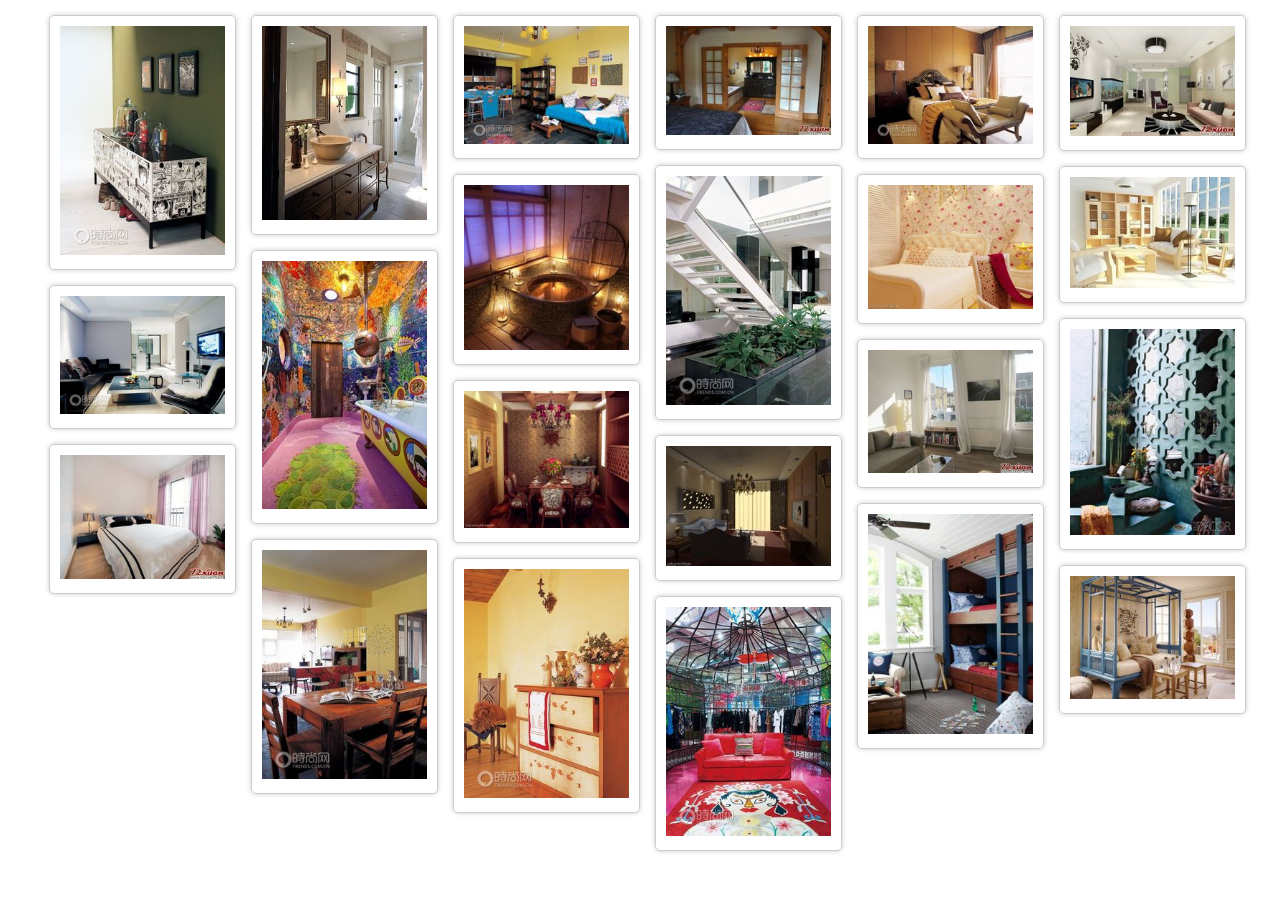
<file: 瀑布流布局/index.html>
<!DOCTYPE html>
<html lang="en">
<head>
    <meta charset="UTF-8">
    <title>瀑布流布局</title>
    <script type="text/javascript" src="jquery.js"></script>
    <script type="text/javascript" src="jq.js"></script>
    <style>
        *{
            margin: 0;
            padding: 0;
        }
        #main{
            position: relative;

        }
        .box{
            padding:15px 0 0 15px; /*设置padding是因为他包括在offsetHight里头*/
            float:left;
        }
        .pic{
            padding:10px;
            border: 1px solid #cccccc;
            border-radius: 5px;
            box-shadow: 0 0 5px #ccc ;/*水平 垂直 模糊程度 颜色 */
        }
        .pic img{
            width:165px;
            height:auto;
        }
    </style>
</head>
<body>
<div id="main">
    <div class="box">
        <div class="pic"><img src="img/0.jpg" alt=""></div>
    </div>
    <div class="box">
        <div class="pic"><img src="img/1.jpg" alt=""></div>
    </div>
    <div class="box">
        <div class="pic"><img src="img/2.jpg" alt=""></div>
    </div>
    <div class="box">
        <div class="pic"><img src="img/3.jpg" alt=""></div>
    </div>
    <div class="box">
        <div class="pic"><img src="img/4.jpg" alt=""></div>
    </div>
    <div class="box">
        <div class="pic"><img src="img/5.jpg" alt=""></div>
    </div>
    <div class="box">
        <div class="pic"><img src="img/6.jpg" alt=""></div>
    </div>
    <div class="box">
        <div class="pic"><img src="img/7.jpg" alt=""></div>
    </div>
    <div class="box">
        <div class="pic"><img src="img/8.jpg" alt=""></div>
    </div>
    <div class="box">
        <div class="pic"><img src="img/9.jpg" alt=""></div>
    </div>
    <div class="box">
        <div class="pic"><img src="img/10.jpg" alt=""></div>
    </div>
    <div class="box">
        <div class="pic"><img src="img/11.jpg" alt=""></div>
    </div>
    <div class="box">
        <div class="pic"><img src="img/12.jpg" alt=""></div>
    </div>
    <div class="box">
        <div class="pic"><img src="img/13.jpg" alt=""></div>
    </div>
    <div class="box">
        <div class="pic"><img src="img/14.jpg" alt=""></div>
    </div>
    <div class="box">
        <div class="pic"><img src="img/15.jpg" alt=""></div>
    </div>
    <div class="box">
        <div class="pic"><img src="img/16.jpg" alt=""></div>
    </div>
    <div class="box">
        <div class="pic"><img src="img/17.jpg" alt=""></div>
    </div>
    <div class="box">
        <div class="pic"><img src="img/18.jpg" alt=""></div>
    </div>
    <div class="box">
        <div class="pic"><img src="img/19.jpg" alt=""></div>
    </div>
    <div class="box">
        <div class="pic"><img src="img/20.jpg" alt=""></div>
    </div>
    <div class="box">
        <div class="pic"><img src="img/21.jpg" alt=""></div>
    </div>
</div>
</body>
</html>
</file>
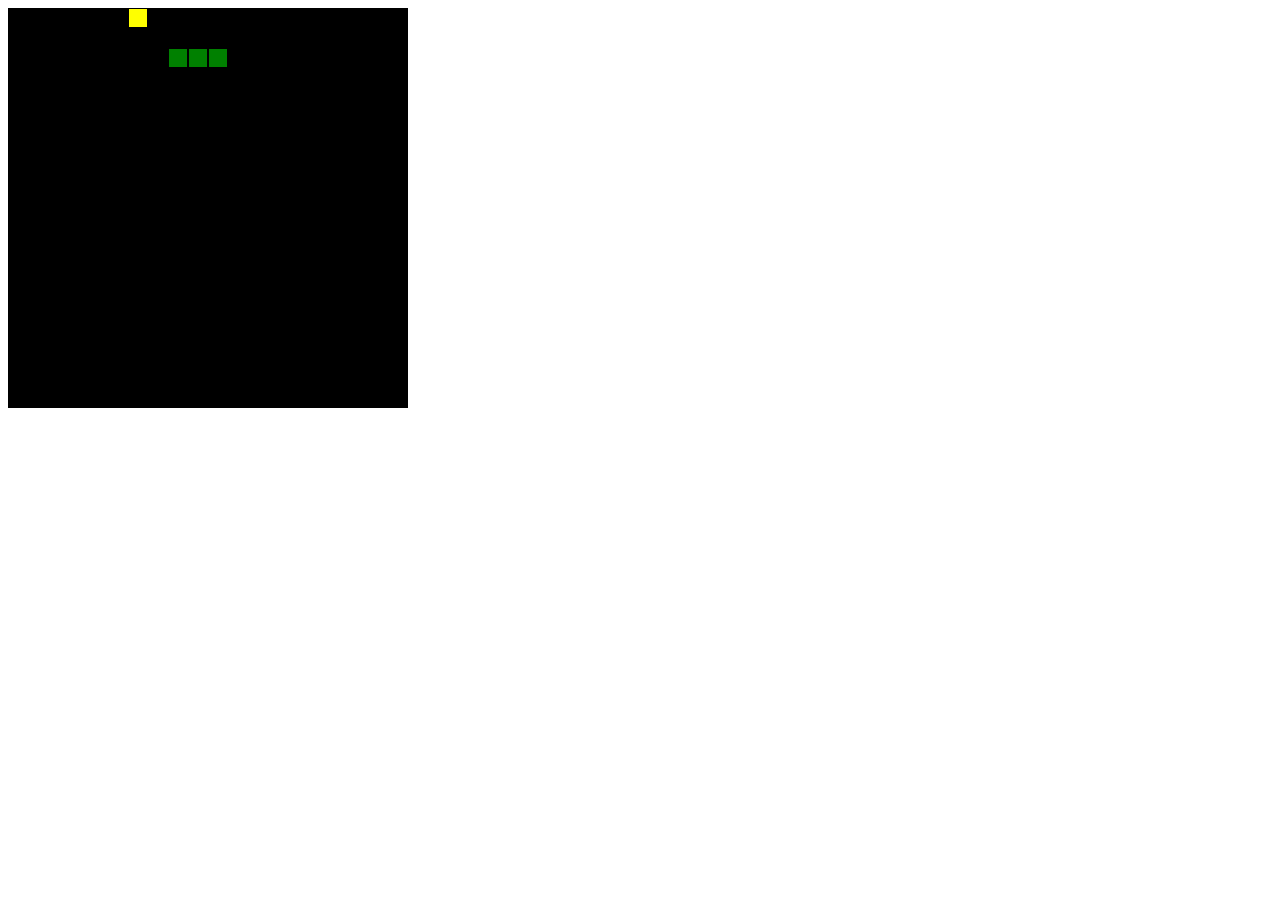
<file: 贪吃蛇/index.html>
<!DOCTYPE html>
<html lang="en">
<head>
    <meta charset="UTF-8">
    <title>贪吃蛇</title>
</head>
<body>
<canvas id="can" width="400" height="400" style="background-color:#000;"></canvas>
<script>
    //绑定canvas
    var oCanvas = document.getElementById('can').getContext('2d');
    //声明一个数组，存放贪吃蛇数据
    //提供默认值，也是就是贪吃蛇进入游戏后出现的第一个位置
    var sBody = [42,41];
    //声明一个状态变化量，这个状态变化量是用来存放蛇是向那个方向的运动的;
    var stats = 1;
    //声明一个临时变量，保存新添加的贪吃蛇的小方块，
    var nBody;
    //声明一个临时变量，保存食物的小方块参数;
    var fool = 43;

    //生成小方块的函数
    function draw(t,c){
        oCanvas.fillStyle=c;
        oCanvas.fillRect(t%20*20+1,~~(t/20)*20+1,18,18);
    }
    //添加按键事件
    document.onkeydown=function(e){
        //依据sBody的前两个数据可以判断之前的运行状态
        //依据不同的状态设置stats
        stats=sBody[1]-sBody[0]==(nBody=[-1,-20,1,20][(e||event).keyCode-37]||stats)?stats:nBody;
    };
    //渲染小方块函数
    !function () {
        console.log('a');
        sBody.unshift(nBody = sBody[0] + stats);//根据状态变化量添加新的小方块,且保存这个状态量后面方便进行判断
        //判断新添加的状态
        //当小方块已经存在，就是接触了自己的身体；当方块触碰到上下边界
        if(sBody.indexOf(nBody,1)>0 || nBody<0 || nBody>399
                //在左右方向移动时，触碰左右边界时
                ||stats==1&&nBody%20 == 0 || stats==-1&&nBody%20==19) {
            return alert('游戏结束');
        }
        //渲染蛇身
        draw(nBody,'green');
        //渲染食物先判断食物==nBody,true的时候才添加新的随机食物,
        // 否则蛇Body的最后一个小方块要变成黑色小方块还有脱离sBody数组
        if (nBody == fool) {
            //创建新的食物，判断fool是否是sBody的一部分，是就要一直创建
            while (sBody.indexOf(fool) >= 0) {
                fool = ~~(Math.random()*400);
            }
            draw(fool, 'yellow');
        } else {draw(sBody.pop(),'black')}
        setTimeout(arguments.callee,100); //这样设置参数可以实现重载；
    }();

//    var oCanvas=document.getElementById('can').getContext('2d'),sBody=[42,41],stats=1,nBody,fool=43;
//    function draw(t,c){
//        oCanvas.fillStyle=c;
//        oCanvas.fillRect(t%20*20+1,~~(t/20)*20+1,18,18);
//    }
//    document.onkeydown=function(e){
//        stats=sBody[1]-sBody[0]==(nBody=[-1,-20,1,20][(e||event).keyCode-37]||stats)?stats:nBody
//    };
//    -function () {
//        sBody.unshift(nBody = sBody[0] + stats);
//        if(sBody.indexOf(nBody,1)>0||nBody<0||nBody>399||stats==1&&nBody%20==0||stats==-1&&nBody%20==19) return alert('游戏结束');
//        draw(nBody,'green');
//        if (nBody == fool) {
//            while (sBody.indexOf(~~(Math.random()*400)) >= 0)
//                draw(fool, 'yellow');
//        } else draw(sBody.pop(),'black')
//        setTimeout(arguments.callee,100); //这样设置参数可以实现重载；
//    }();
</script>
</body>
</html>
</file>
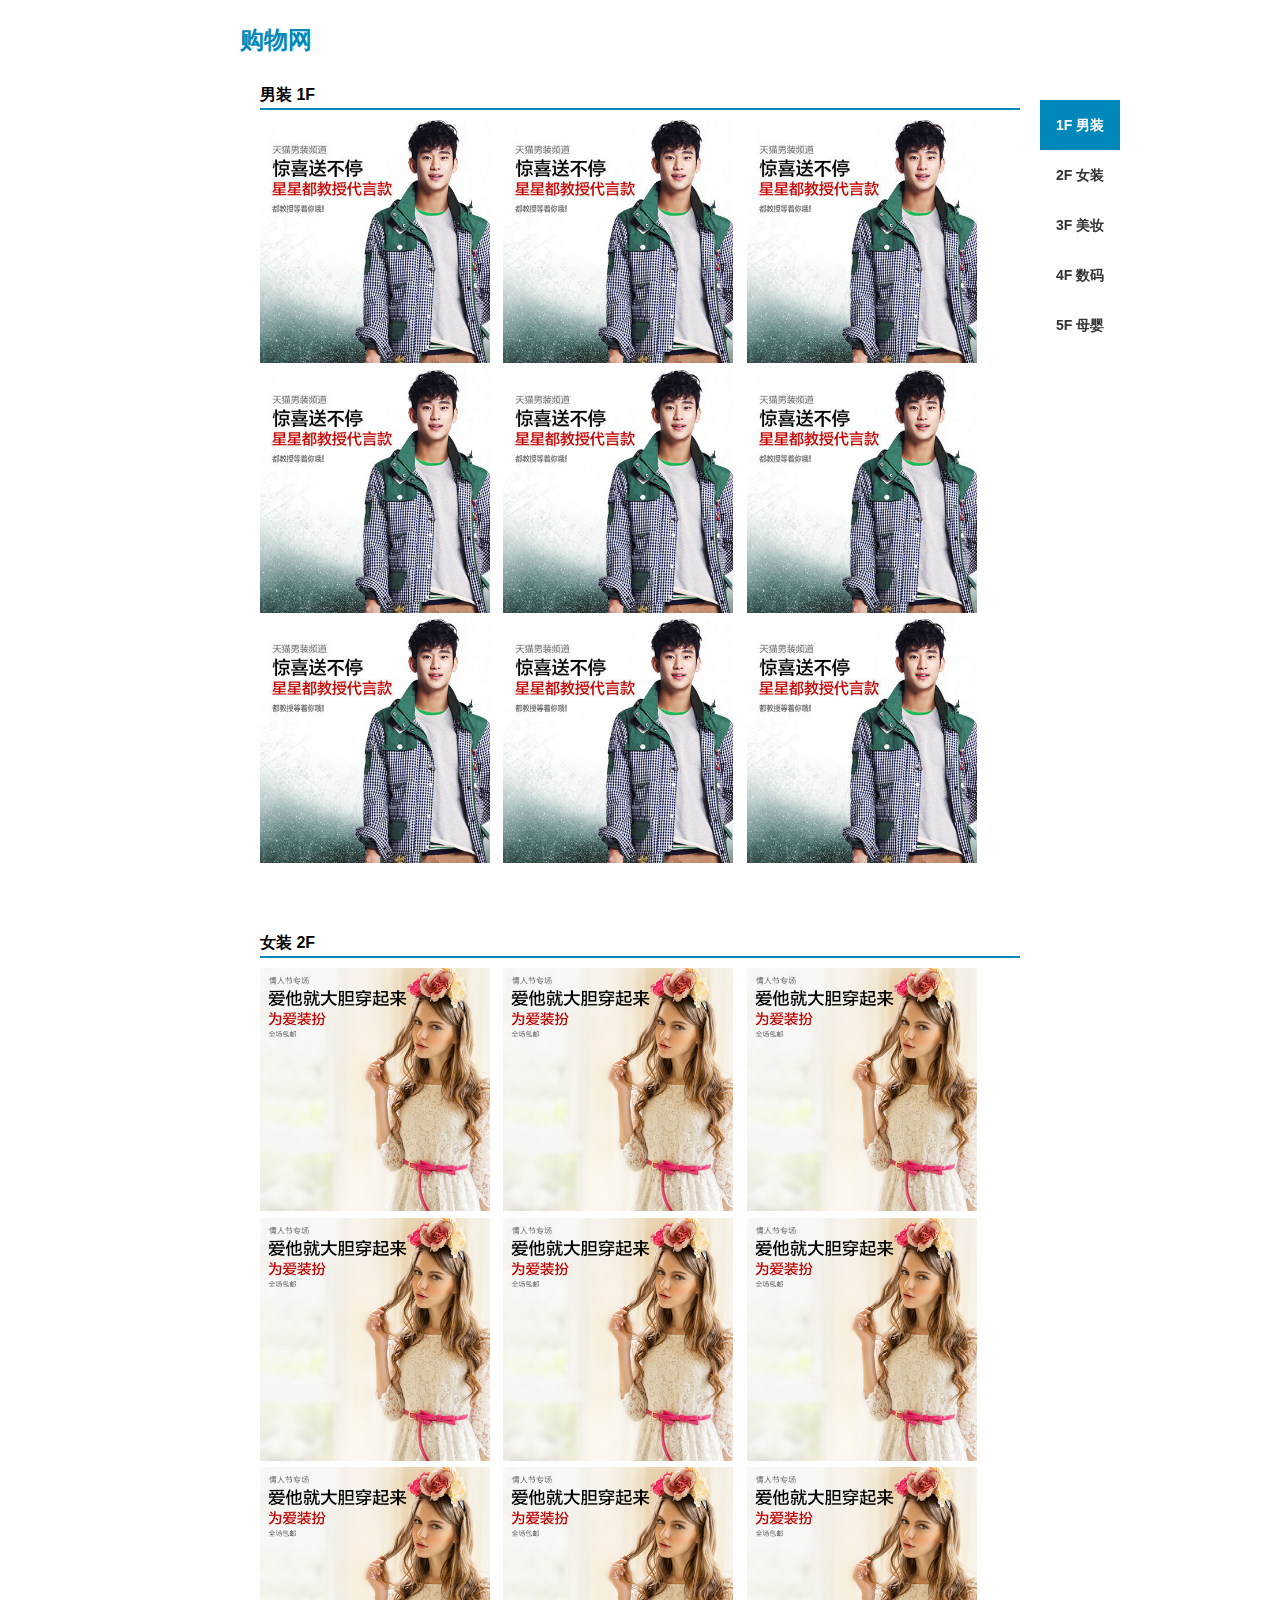
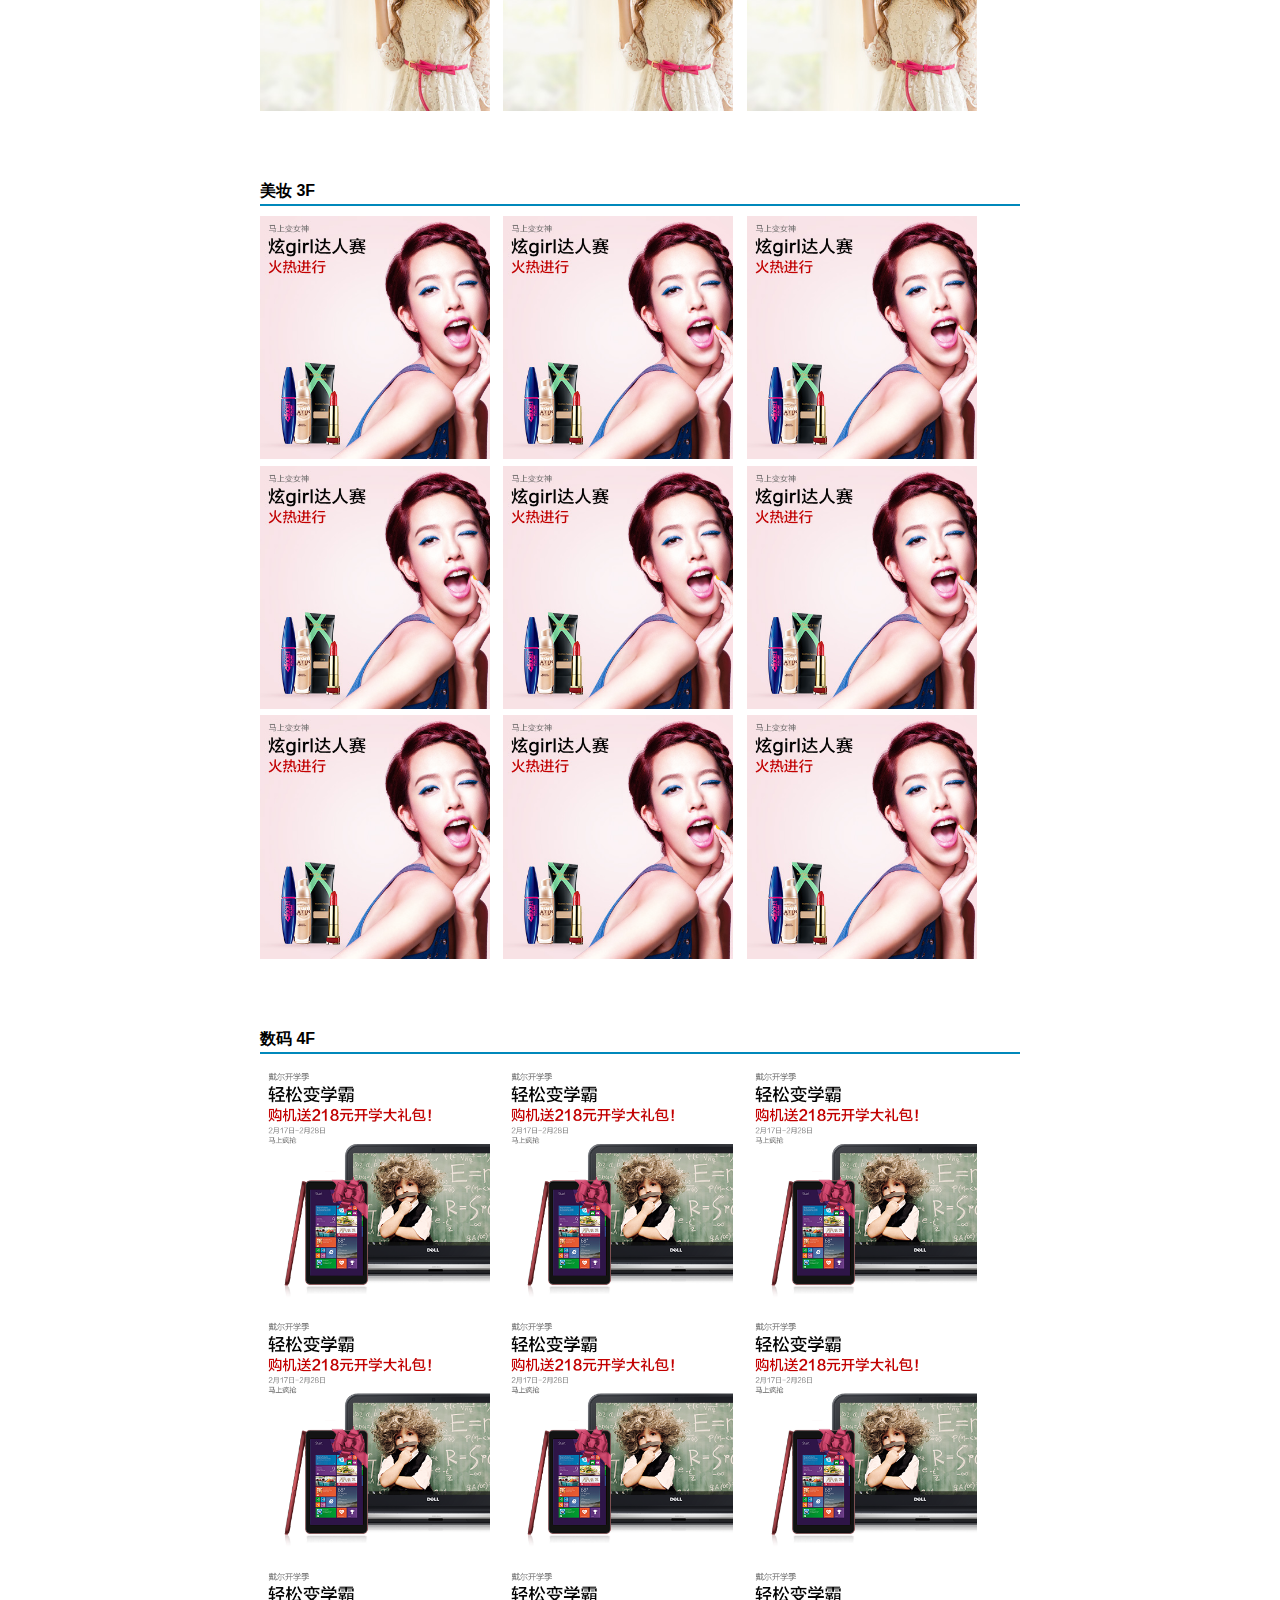
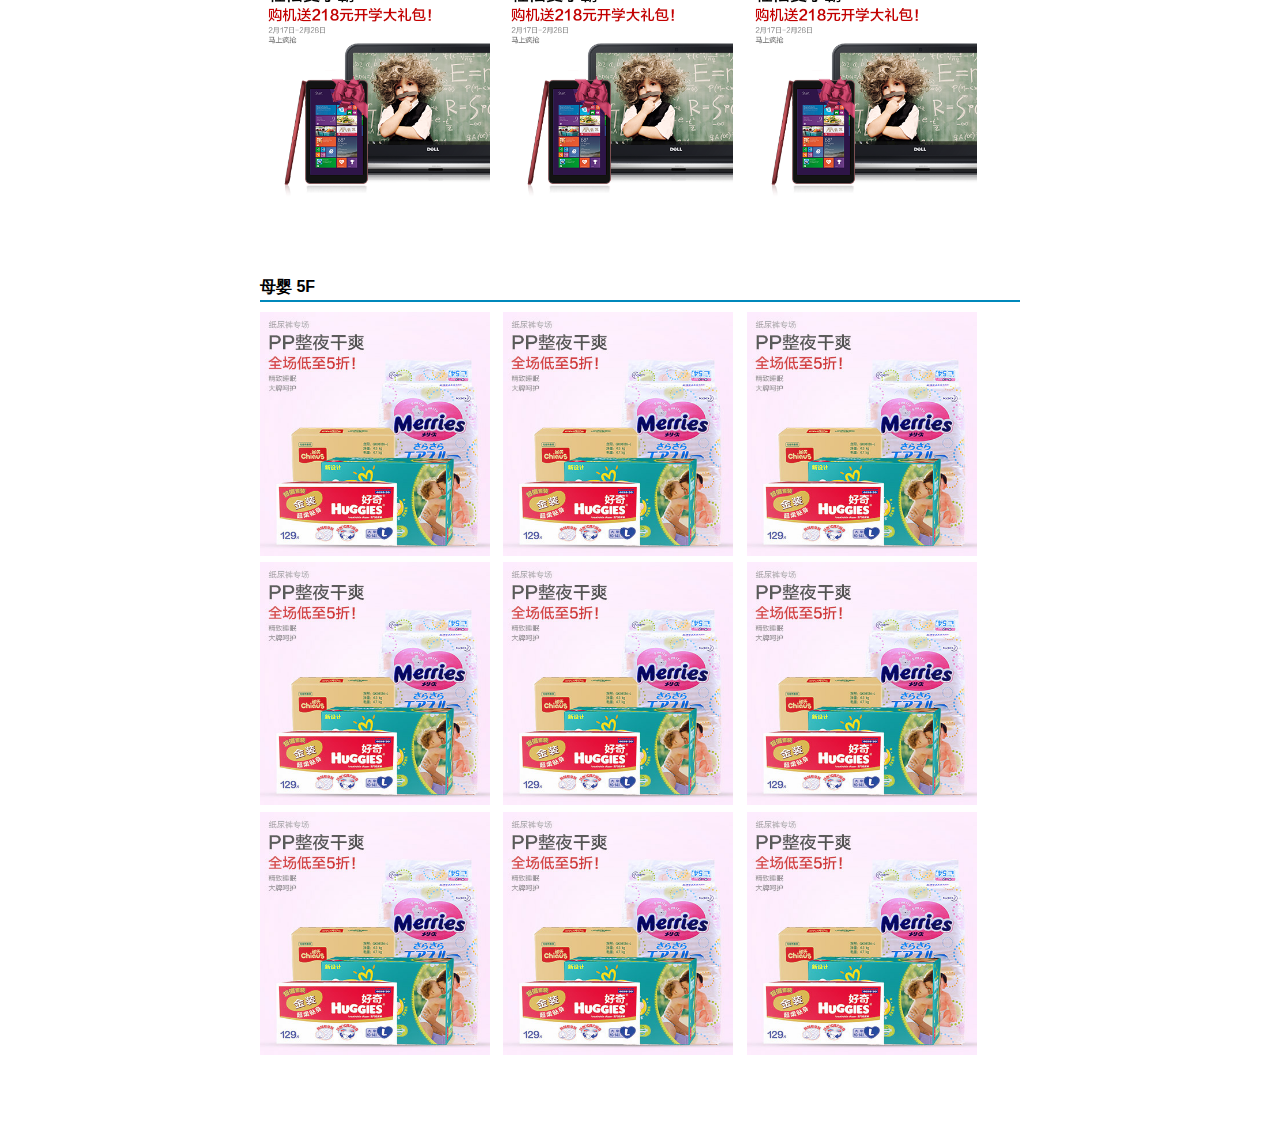
<file: 网页定位导航/demo.html>
<!DOCTYPE html>
<html lang="en">
<head>
    <meta charset="UTF-8">
    <title>购物网</title>
    <style>
        *{
            margin: 0;
            padding: 0;
        }
        body{
            font-size:12px;
            line-height:1.7;
            font-family: "Microsoft YaHei",SimSun,'\5b8b\4f53',sans-serif;
        }
        li{
            list-style:none;
        }
        a{
            text-decoration: none;
        }
        #content{
            width:800px;
            margin: 0 auto;
            padding: 20px;
        }
        #content h1{
            color: #0088bb;
        }
        #content .item{
            padding: 20px;
            margin-bottom:20px;
        }
        #content .item h2{
            font-size: 16px;
            font-weight:bold;
            border-bottom:2px solid #0088bb;
            margin-bottom:10px;
        }
        #content .item li{
            display: inline;
            margin-right:10px;
        }
        #content .item li a img{
            width: 230px;
            border:none;
        }
        #menu{
            position: fixed;
            top:100px;
            left:50%;
            margin-left:400px;
            width:80px;
        }
        #menu ul li a{
            display: block;  //这样才能设置边框啥的
            margin:5px 0;
            font-size:14px;
            font-weight:bold;
            color: #333;
            width:80px;
            height:50px;
            line-height: 50px;
            text-align: center;
        }
        #menu ul li a:hover,   /*当鼠标滑过*/
        #menu ul li a.current{   /*当成为焦点时*/
            color: #ffffff;
            background-color: #0088bb;
        }
        /*解决IE6不兼容fixed属性的方法，在css中加入：*/
        *html,*html body{
            background-image:url(about:blank);
            background-attachment:fixed;
        }
        *html menu{
            position:absolute;
            top:expression(((e=document.documentElement.scrollTop)?e:document.body.scrollTop)+100+'px');
        }
    </style>
    <script src="jquery.js"></script>
    <script>
        $(document).ready(function () { //加载完document在做下一步
            $(window).scroll(function () {  //获取滚动条的信息
                var top=$(document).scrollTop(); //获取顶部信息，这样就不用每次都调用函数来获取信息
                var menu=$('#menu');  //同上
                var items=$('#content').find('.item')//先获取content在来找item这样效率比('#content .item')高
                var currentId="";
                items.each(function () { //用each就可以遍历每一项，不用设置一个for  也不用i这类的。
                    var m=$(this);   //养成对变量的声明，是个好习惯
                    var itemTop=m.offset().top;//获取item的top值，返回的是一个对象，里面有top.left.这些
                    //下面进行判断当前的top和每一层的itemtop比较
                    //itemTop减掉一百是为了不要整个层走完才切换，快走完下一层内容出来了就可以了
                    if(top>itemTop-100){
                        currentId="#"+m.attr('id');   //用attr获取m的id属性。
                    }else{
                        return false;//停止循环遍历，跳出each
                    }
                    var currentLink=menu.find('.current');
                    //判断这个currentId是否有值，因为可能top高度小，导致他还是空值
                    //还有就是判断是不是是不是在link和currentId是不是相等在同一层，因为在同一层就不用变化了；
                    if(currentId&&currentLink.attr('href')!=currentId){
                        //找到对应的链接
                        currentLink.removeClass('current');
                        menu.find("[href='"+currentId+"']" ).addClass('current');
                        //注意上面引号的使用方法
                        //find("[href='#item1']"),href对应的值本来就要加引号，find也需要引号
                        // 一个是jquery引用DOM需要引号，一个是href自己需要引号。3.0.0版本下需要这么写。
                    }
                })
            })
        })
        $(function () {
            $('#content .item li').hover(function () {
                $(this).find('img').animate({opacity:"0.5"},300)
            },function () {
                $(this).find('img').animate({opacity:"1"},300)
            })
        })
    </script>
</head>
<body>
<div id="menu">
    <ul>
        <li><a href="#item1" class="current">1F 男装</a></li>   <!--href锚点 不用name了，直接使用即可-->
        <li><a href="#item2">2F 女装</a></li>
        <li><a href="#item3">3F 美妆</a></li>
        <li><a href="#item4">4F 数码</a></li>
        <li><a href="#item5">5F 母婴</a></li>
    </ul>
</div>
<div id="content">
    <h1>购物网</h1>
    <div id="item1" class="item">
        <h2>男装 1F</h2>
        <ul>
            <li><a href="#"><img src="img/1F.jpg" alt=""></a></li>
            <li><a href="#"><img src="img/1F.jpg" alt=""></a></li>
            <li><a href="#"><img src="img/1F.jpg" alt=""></a></li>
            <li><a href="#"><img src="img/1F.jpg" alt=""></a></li>
            <li><a href="#"><img src="img/1F.jpg" alt=""></a></li>
            <li><a href="#"><img src="img/1F.jpg" alt=""></a></li>
            <li><a href="#"><img src="img/1F.jpg" alt=""></a></li>
            <li><a href="#"><img src="img/1F.jpg" alt=""></a></li>
            <li><a href="#"><img src="img/1F.jpg" alt=""></a></li>
        </ul>
    </div>
    <div id="item2" class="item">
        <h2>女装 2F</h2>
        <ul>
            <li><a href="#"><img src="img/2F.jpg" alt=""></a></li>
            <li><a href="#"><img src="img/2F.jpg" alt=""></a></li>
            <li><a href="#"><img src="img/2F.jpg" alt=""></a></li>
            <li><a href="#"><img src="img/2F.jpg" alt=""></a></li>
            <li><a href="#"><img src="img/2F.jpg" alt=""></a></li>
            <li><a href="#"><img src="img/2F.jpg" alt=""></a></li>
            <li><a href="#"><img src="img/2F.jpg" alt=""></a></li>
            <li><a href="#"><img src="img/2F.jpg" alt=""></a></li>
            <li><a href="#"><img src="img/2F.jpg" alt=""></a></li>
        </ul>
    </div>
    <div id="item3" class="item">
        <h2>美妆 3F</h2>
        <ul>
            <li><a href="#"><img src="img/3F.jpg" alt=""></a></li>
            <li><a href="#"><img src="img/3F.jpg" alt=""></a></li>
            <li><a href="#"><img src="img/3F.jpg" alt=""></a></li>
            <li><a href="#"><img src="img/3F.jpg" alt=""></a></li>
            <li><a href="#"><img src="img/3F.jpg" alt=""></a></li>
            <li><a href="#"><img src="img/3F.jpg" alt=""></a></li>
            <li><a href="#"><img src="img/3F.jpg" alt=""></a></li>
            <li><a href="#"><img src="img/3F.jpg" alt=""></a></li>
            <li><a href="#"><img src="img/3F.jpg" alt=""></a></li>
        </ul>
    </div>
    <div id="item4" class="item">
        <h2>数码 4F</h2>
        <ul>
            <li><a href="#"><img src="img/4F.png" alt=""></a></li>
            <li><a href="#"><img src="img/4F.png" alt=""></a></li>
            <li><a href="#"><img src="img/4F.png" alt=""></a></li>
            <li><a href="#"><img src="img/4F.png" alt=""></a></li>
            <li><a href="#"><img src="img/4F.png" alt=""></a></li>
            <li><a href="#"><img src="img/4F.png" alt=""></a></li>
            <li><a href="#"><img src="img/4F.png" alt=""></a></li>
            <li><a href="#"><img src="img/4F.png" alt=""></a></li>
            <li><a href="#"><img src="img/4F.png" alt=""></a></li>
        </ul>
    </div>
    <div id="item5" class="item">
        <h2>母婴 5F</h2>
        <ul>
            <li><a href="#"><img src="img/5F.jpg" alt=""></a></li>
            <li><a href="#"><img src="img/5F.jpg" alt=""></a></li>
            <li><a href="#"><img src="img/5F.jpg" alt=""></a></li>
            <li><a href="#"><img src="img/5F.jpg" alt=""></a></li>
            <li><a href="#"><img src="img/5F.jpg" alt=""></a></li>
            <li><a href="#"><img src="img/5F.jpg" alt=""></a></li>
            <li><a href="#"><img src="img/5F.jpg" alt=""></a></li>
            <li><a href="#"><img src="img/5F.jpg" alt=""></a></li>
            <li><a href="#"><img src="img/5F.jpg" alt=""></a></li>
        </ul>
    </div>
</div>
</body>
</html>
</file>
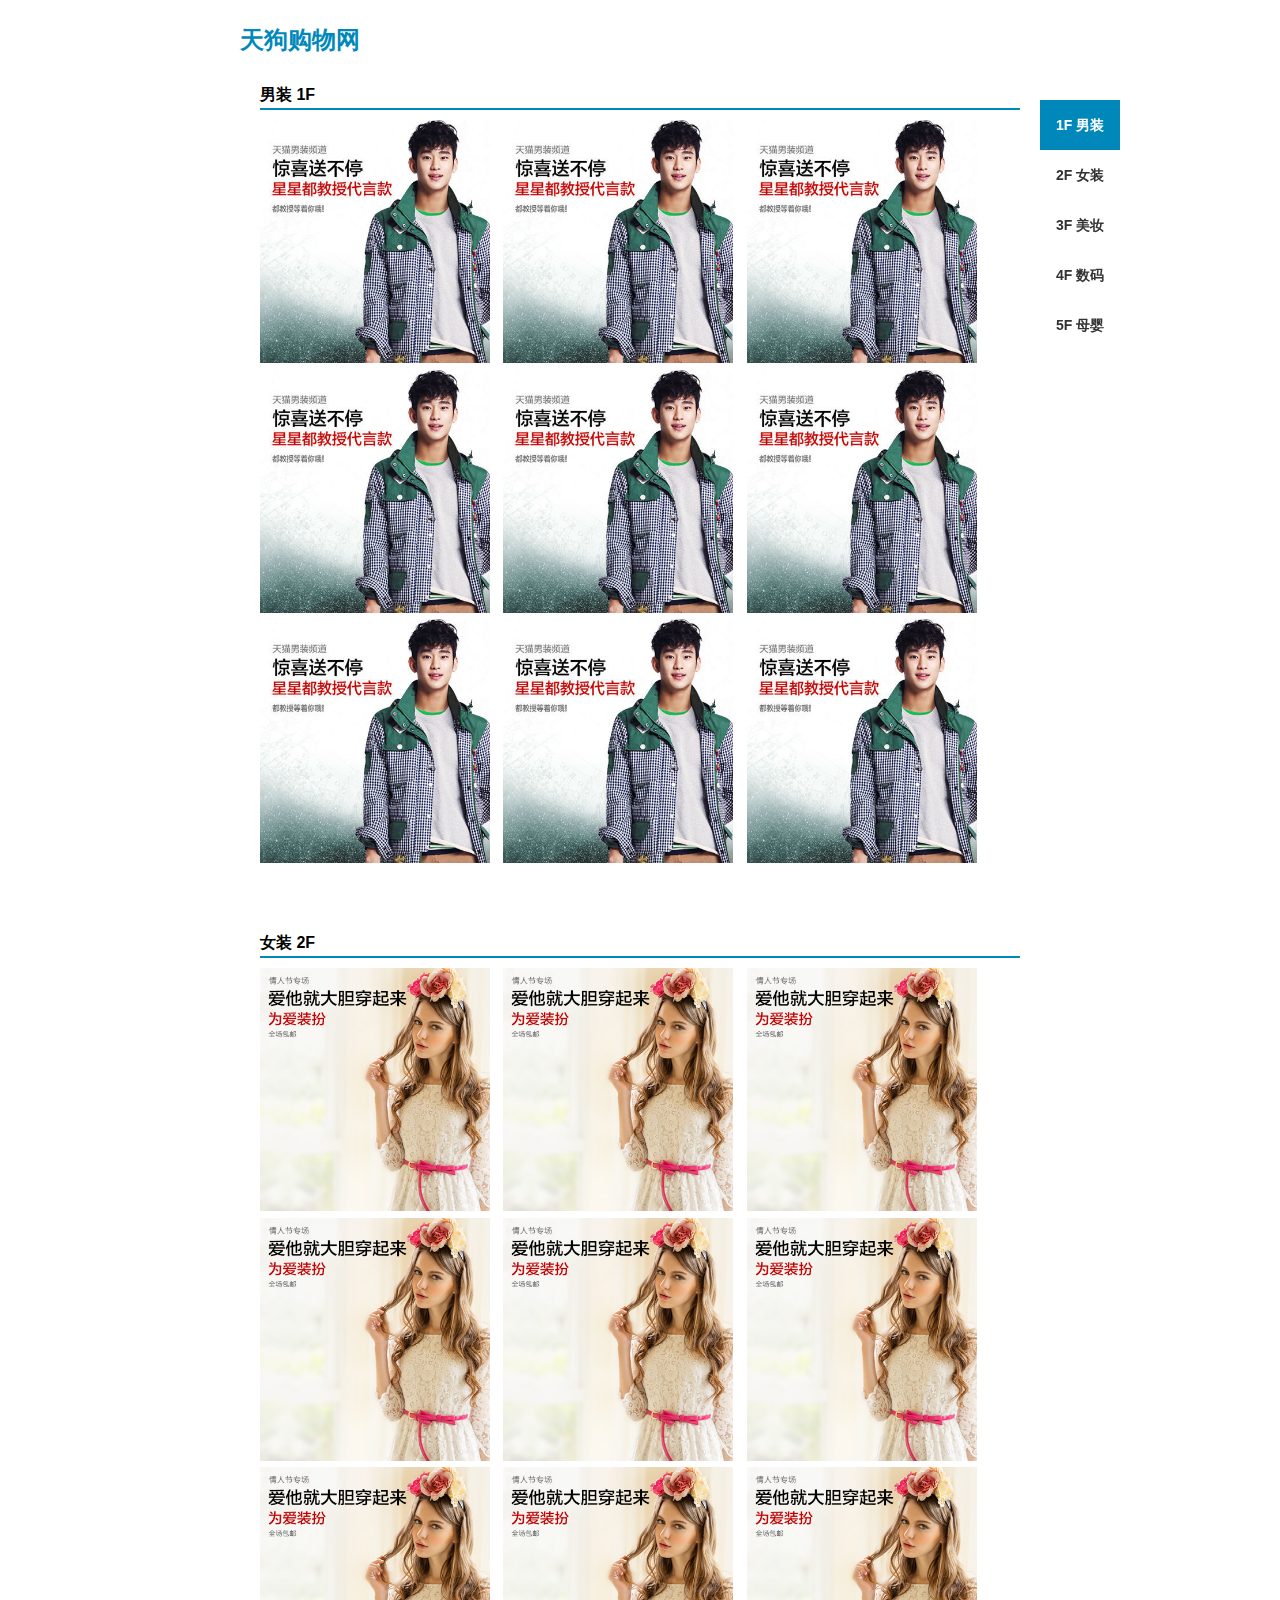
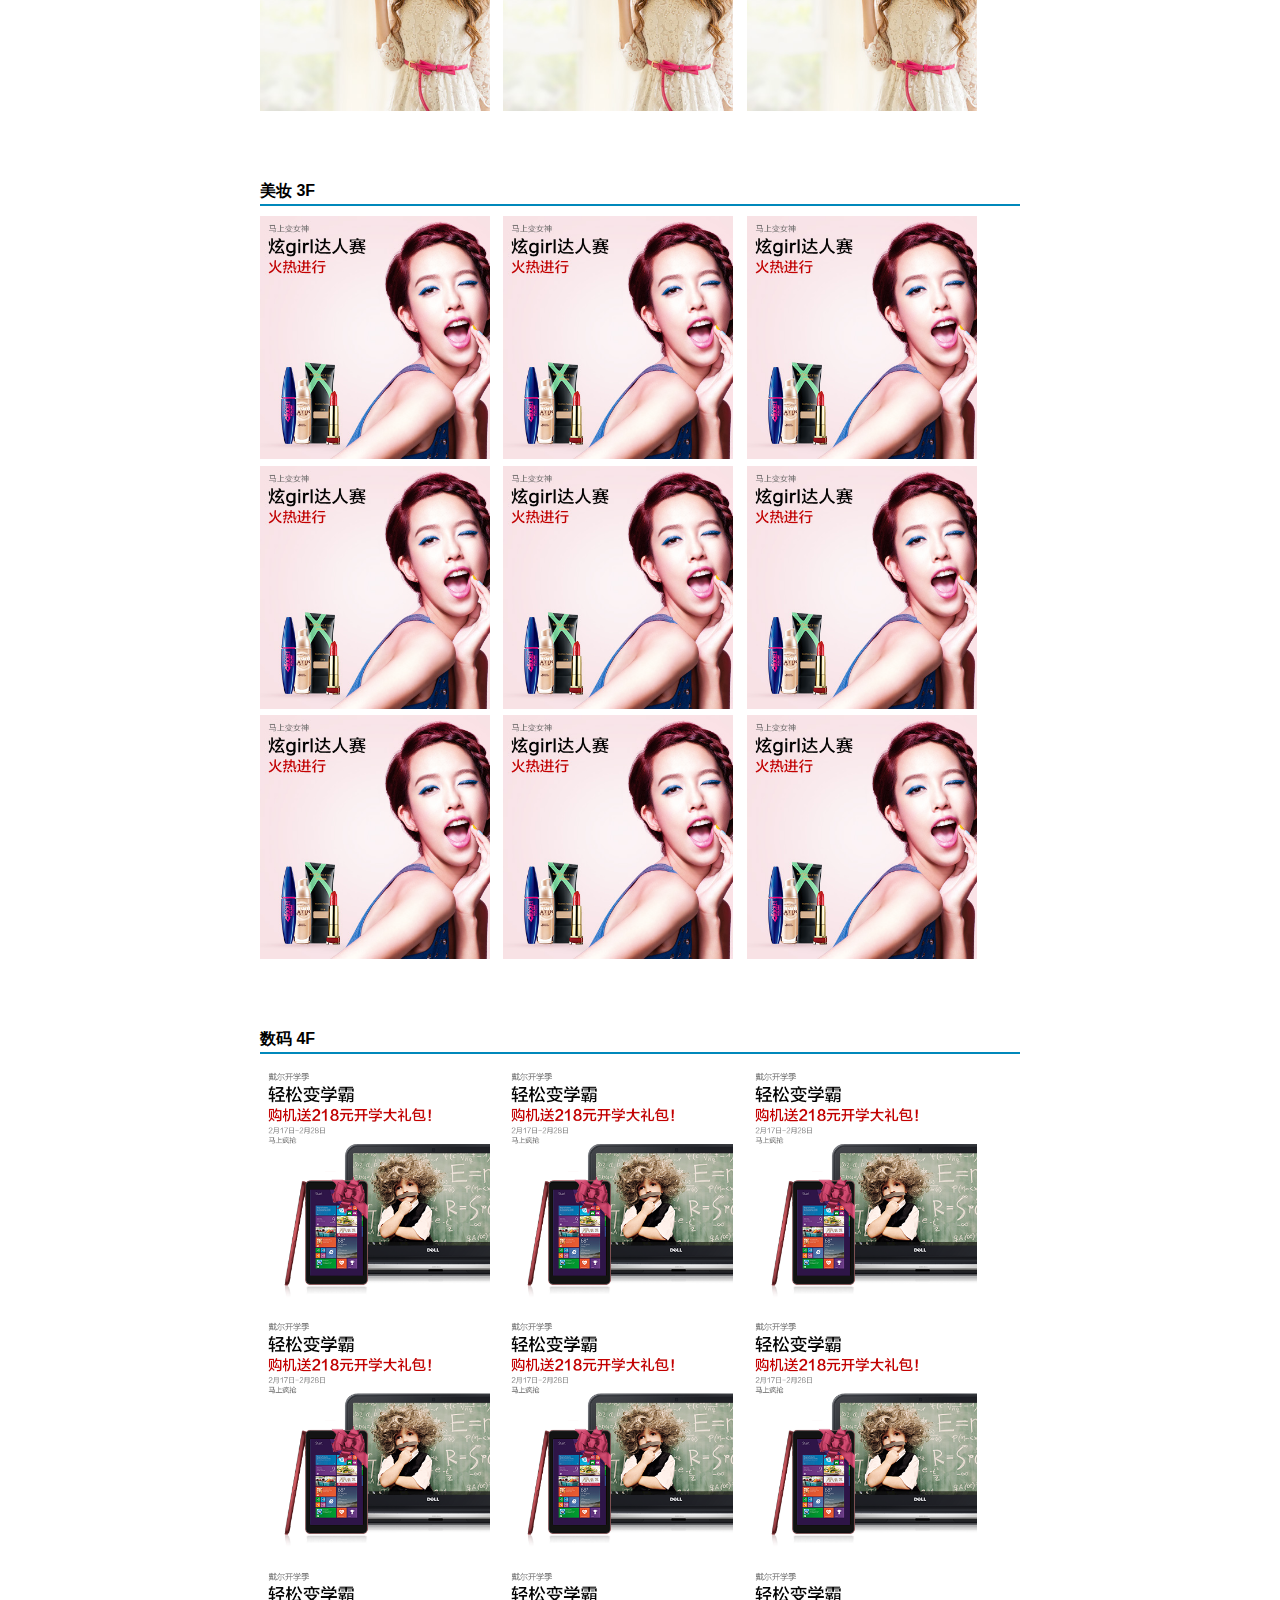
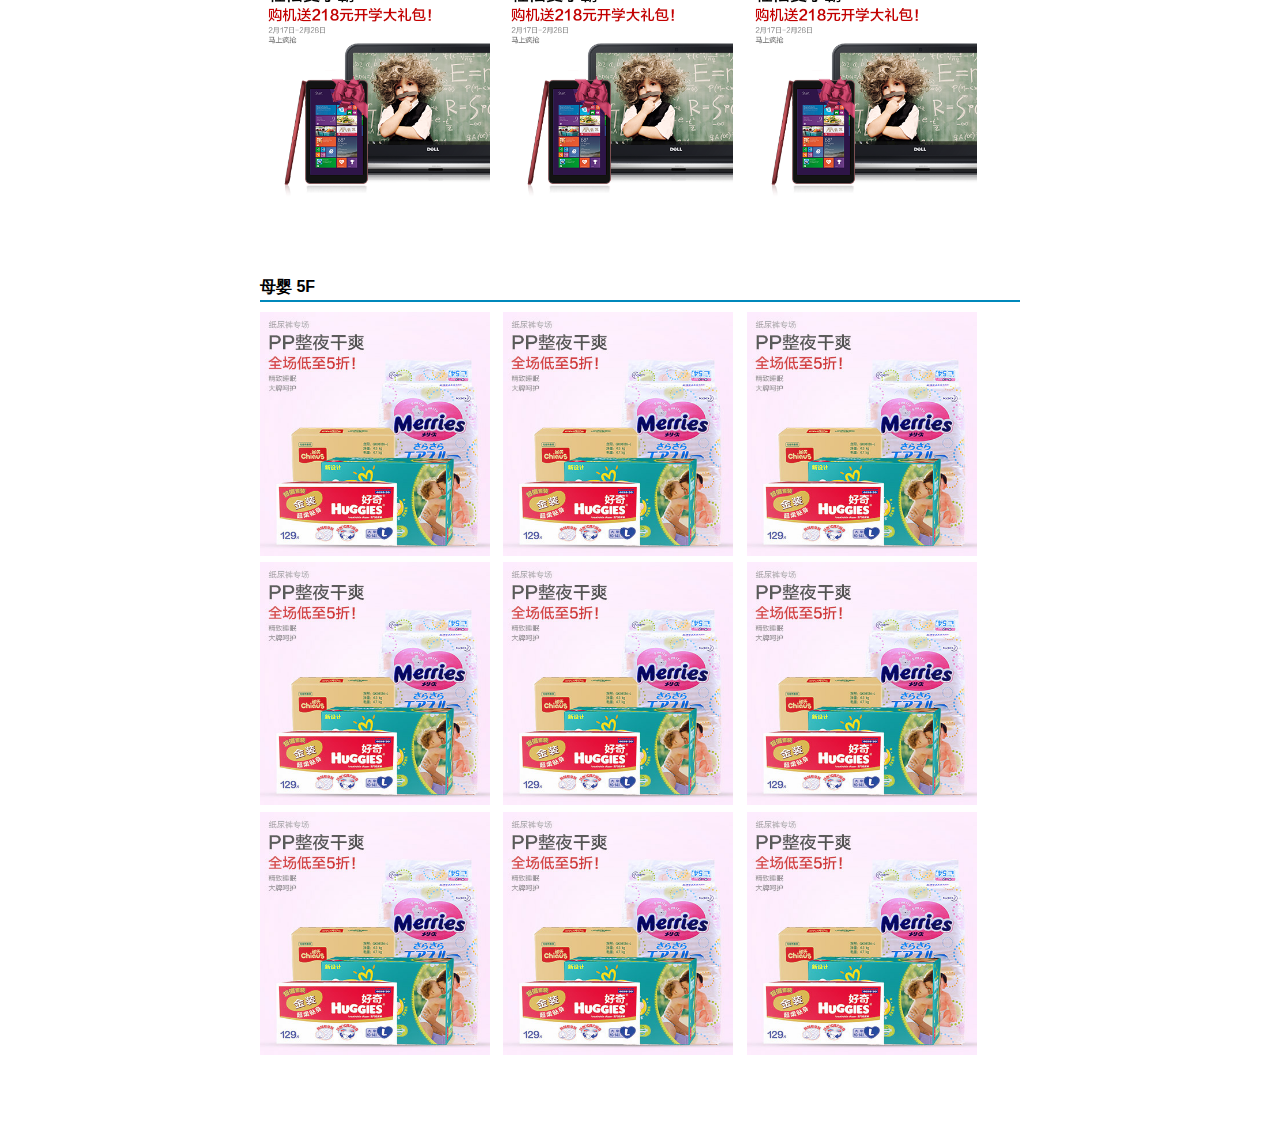
<file: 网页定位导航/noUseJqDemo.html>
<!DOCTYPE html>
<html lang="en">
<head>
    <meta charset="UTF-8">
    <title>天狗购物网</title>
    <style>
        *{
            margin: 0;
            padding: 0;
        }
        body{
            font-size:12px;
            line-height:1.7;
            font-family: "Microsoft YaHei",SimSun,'\5b8b\4f53',sans-serif;
        }
        li{
            list-style:none;
        }
        a{
            text-decoration: none;
        }
        #content{
            width:800px;
            margin: 0 auto;
            padding: 20px;
        }
        #content h1{
            color: #0088bb;
        }
        #content .item{
            padding: 20px;
            margin-bottom:20px;
        }
        #content .item h2{
            font-size: 16px;
            font-weight:bold;
            border-bottom:2px solid #0088bb;
            margin-bottom:10px;
        }
        #content .item li{
            display: inline;
            margin-right:10px;
        }
        #content .item li a img{
            width: 230px;
            border:none;
        }
        #menu{
            position: fixed;
            top:100px;
            left:50%;
            margin-left:400px;
            width:80px;
        }
        #menu ul li a{
            display: block;  //这样才能设置边框啥的
        margin:5px 0;
            font-size:14px;
            font-weight:bold;
            color: #333;
            width:80px;
            height:50px;
            line-height: 50px;
            text-align: center;
        }
        #menu ul li a:hover,   /*当鼠标滑过*/
        #menu ul li a.current{   /*当成为焦点时*/
            color: #ffffff;
            background-color: #0088bb;
        }
        /*解决IE6不兼容fixed属性的方法，在css中加入：*/
        *html,*html body{
            background-image:url(about:blank);
            background-attachment:fixed;
        }
        *html menu{
            position:absolute;
            top:expression(((e=document.documentElement.scrollTop)?e:document.body.scrollTop)+100+'px');
        }
    </style>
    <script>
        window.onload=function () {
            window.onscroll=function () {
                //获取Top要先判断能不能使用document.getElement的方法
                var top=document.documentElement?document.documentElement.scrollTop:document.body.scrollTop;
                var menu=document.getElementById('menu').getElementsByTagName('a');
                var items=document.getElementById('content').getElementsByClassName('item')
            }
        }
    </script>
</head>
<body>
<div id="menu">
    <ul>
        <li><a href="#item1" class="current">1F 男装</a></li>   <!--href锚点 不用name了，直接使用即可-->
        <li><a href="#item2">2F 女装</a></li>
        <li><a href="#item3">3F 美妆</a></li>
        <li><a href="#item4">4F 数码</a></li>
        <li><a href="#item5">5F 母婴</a></li>
    </ul>
</div>
<div id="content">
    <h1>天狗购物网</h1>
    <div id="item1" class="item">
        <h2>男装 1F</h2>
        <ul>
            <li><a href="#"><img src="img/1F.jpg" alt=""></a></li>
            <li><a href="#"><img src="img/1F.jpg" alt=""></a></li>
            <li><a href="#"><img src="img/1F.jpg" alt=""></a></li>
            <li><a href="#"><img src="img/1F.jpg" alt=""></a></li>
            <li><a href="#"><img src="img/1F.jpg" alt=""></a></li>
            <li><a href="#"><img src="img/1F.jpg" alt=""></a></li>
            <li><a href="#"><img src="img/1F.jpg" alt=""></a></li>
            <li><a href="#"><img src="img/1F.jpg" alt=""></a></li>
            <li><a href="#"><img src="img/1F.jpg" alt=""></a></li>
        </ul>
    </div>
    <div id="item2" class="item">
        <h2>女装 2F</h2>
        <ul>
            <li><a href="#"><img src="img/2F.jpg" alt=""></a></li>
            <li><a href="#"><img src="img/2F.jpg" alt=""></a></li>
            <li><a href="#"><img src="img/2F.jpg" alt=""></a></li>
            <li><a href="#"><img src="img/2F.jpg" alt=""></a></li>
            <li><a href="#"><img src="img/2F.jpg" alt=""></a></li>
            <li><a href="#"><img src="img/2F.jpg" alt=""></a></li>
            <li><a href="#"><img src="img/2F.jpg" alt=""></a></li>
            <li><a href="#"><img src="img/2F.jpg" alt=""></a></li>
            <li><a href="#"><img src="img/2F.jpg" alt=""></a></li>
        </ul>
    </div>
    <div id="item3" class="item">
        <h2>美妆 3F</h2>
        <ul>
            <li><a href="#"><img src="img/3F.jpg" alt=""></a></li>
            <li><a href="#"><img src="img/3F.jpg" alt=""></a></li>
            <li><a href="#"><img src="img/3F.jpg" alt=""></a></li>
            <li><a href="#"><img src="img/3F.jpg" alt=""></a></li>
            <li><a href="#"><img src="img/3F.jpg" alt=""></a></li>
            <li><a href="#"><img src="img/3F.jpg" alt=""></a></li>
            <li><a href="#"><img src="img/3F.jpg" alt=""></a></li>
            <li><a href="#"><img src="img/3F.jpg" alt=""></a></li>
            <li><a href="#"><img src="img/3F.jpg" alt=""></a></li>
        </ul>
    </div>
    <div id="item4" class="item">
        <h2>数码 4F</h2>
        <ul>
            <li><a href="#"><img src="img/4F.png" alt=""></a></li>
            <li><a href="#"><img src="img/4F.png" alt=""></a></li>
            <li><a href="#"><img src="img/4F.png" alt=""></a></li>
            <li><a href="#"><img src="img/4F.png" alt=""></a></li>
            <li><a href="#"><img src="img/4F.png" alt=""></a></li>
            <li><a href="#"><img src="img/4F.png" alt=""></a></li>
            <li><a href="#"><img src="img/4F.png" alt=""></a></li>
            <li><a href="#"><img src="img/4F.png" alt=""></a></li>
            <li><a href="#"><img src="img/4F.png" alt=""></a></li>
        </ul>
    </div>
    <div id="item5" class="item">
        <h2>母婴 5F</h2>
        <ul>
            <li><a href="#"><img src="img/5F.jpg" alt=""></a></li>
            <li><a href="#"><img src="img/5F.jpg" alt=""></a></li>
            <li><a href="#"><img src="img/5F.jpg" alt=""></a></li>
            <li><a href="#"><img src="img/5F.jpg" alt=""></a></li>
            <li><a href="#"><img src="img/5F.jpg" alt=""></a></li>
            <li><a href="#"><img src="img/5F.jpg" alt=""></a></li>
            <li><a href="#"><img src="img/5F.jpg" alt=""></a></li>
            <li><a href="#"><img src="img/5F.jpg" alt=""></a></li>
            <li><a href="#"><img src="img/5F.jpg" alt=""></a></li>
        </ul>
    </div>
</div>
</body>
</html>
</file>
<file: 切图/css.css>
/*默认样式*/
html,body,header,nav,section,div,ul,li,h1,h2,h3,h4,h4,h5,dl,dt,dd,ol,span,p,a,input {
    margin: 0;
    padding: 0;
}
body {
    font-family: Arial,"微软雅黑";
    font-size: 12px;
    color: #434343;
}

ul,li {
    list-style: none;
}
img {
    border: none;
}
/*一般链接*/
a {
    text-decoration: none;
    color: inherit;
}
a:hover {
    color: inherit;
}
.clearfix {
    *zoom:1;            /*针对IE6的写法*/
}
.clearfix:before,
.clearfix:after {
    display: table;     /*这个display,用inline-block会产生空白 或者table-caption会导致兼容问题，所以用table就行了*/
    line-height:0;
    content:"";  /*内容为空或者别的都行*/
}
.clearfix:after {
    clear:both;
}
/*默认样式 end*/

/*header start*/
header {
    min-width: 1280px;
    height: 48px;
}
.container {
    width: 1160px;
    margin: 0 auto;
}
header .logo {
    float: left;
    font-size: 21px;
    height: 42px;
    line-height: 42px;
    background: url("img/logo.png") no-repeat left;
}
header .logo p {
    margin-left: 40px;
}
header nav {
    float: right;
}
header nav li {
    display: inline-block;
    font-size: 14px;
    padding: 8px 16px;
    color: #534141;
    cursor: pointer;

    -webkit-transition:color 0.4s ease-in-out;
    -moz-transition:color 0.4s ease-in-out;
    transition:color 0.4s ease-in-out;
}
header nav li:last-child {
    background: url("img/sign-in.png") no-repeat left center;
    padding-left: 20px;
}
nav li:hover {
    border-bottom: 2px solid #cc0000;
    color: #F04C57;
}
/*header end*/

/*content start*/
#content {
    position: relative;
    min-width: 1280px;
    height: 686px;
    background: url("img/content1_02.png") no-repeat;
    -webkit-background-size:;
    background-size: 100% auto;
    color: #fff;
    font-weight: 500;
}
#content .content-container {
    position: absolute;
    left: 114px;
    top: 220px;
}
#content h2 {
    font-size: 60px;
}
#content p {
    width: 300px;
    padding: 30px 10px;
    line-height: 21px;
    font-size: 16px;
}
#content .choose {
    text-align: center;
    padding: 20px 26px;
    margin-top: 30px;
    background-color: #e7504d;
    font-size: 30px;

    -webkit-transition: background-color 0.4s ease-in-out;
    -moz-transition: background-color 0.4s ease-in-out;
    transition: background-color 0.4s ease-in-out;
}
#content a:hover .choose {
    background-color: #c00;
}
/*content end*/
/*content1 start*/
#content1 {
    height: 200px;
}
#content1 ul {
    min-width: 1280px;
    text-align: center;
    margin-top: 30px;
}
#content1 ul li {
    display: inline-block;
}
#content1 ul li p {
    color: #767777;
    font-size: 14px;
    margin-top: 20px;
    padding: 0 84px;
    border-right: 2px solid #767777;
}
#content1 ul .no-border {
    border: none;
}
/*content2 start*/
#content2 {
    height: 230px;
    min-width: 1280px;
    background-color: #edecec;
    color: #a1a1a1;
    font-size: 50px;
    text-align: center;
    padding: 50px 0;
}
.move1 {
    color: #fff;
    display: block;
    width: 30px;
    height: 20px;
    margin: 10px auto;
    border-top: 2px solid #666;

    -webkit-transition: width 0.4s ease-in-out;
    -moz-transition: width 0.4s ease-in-out;
    transition: width 0.4s ease-in-out;
}
.move1:hover {
    width: 400px;
}
#content2 img {
    padding: 10px 0;
}
/*content2 end*/
/*content3 start*/
#content3 {
    height: 336px;
    min-width: 1280px;
    background: url("img/map_02.png") no-repeat center;
    background-size: 100% auto;
    text-align: center;
    color: #fff;
}
#content3 span {
    border-color: #fff;
}
#content3 .title {
    padding: 50px 0;
}
#content3 .title h2{
    font-size: 21px;
    font-weight: 500;
    padding-bottom: 20px;
}
.options .select {
    display: inline-block;
    position: relative;
}
.options input[type = "text"]{
    outline: none;
    width: 210px;
    padding: 10px;
    margin: 0 20px;
    border: 1px solid #b9b9b9;
    background: url("img/select_03.png") no-repeat 200px 8px ,#fff;
}
.options input[type = "submit"] {
    width: 220px;
    background-color: #be4e48;
    font-size: 14px;
    color: #fff;
    letter-spacing: 20px;
    font-weight: bold;
    margin-left: 10px;
    height: 36px;
    border: 0;

    -webkit-transition: background-color 0.4s ease-in-out;
    -moz-transition: background-color 0.4s ease-in-out;
    transition: background-color 0.4s ease-in-out;
}
.options input[type = "submit"]:hover {
    background-color: #c00;
}
.select ul{
    position: absolute;
    background-color: #edecec;
    width: 228px;
    left: -999em;
    font-size: 12px;
    color: #777;
    border-right: 2px solid #be4e48;
    border-left: 2px solid #be4e48;
    border-bottom: 2px solid #be4e48;
    text-align: left;
}
.select ul li{
    padding: 10px 30px;
}
.select:hover ul{
    left: 20px;
}
.select ul li:hover {
    background-color: #be4e48;
    color: #fff;
}
.select input:focus {
    outline: 2px solid #be4e48;
}
/*content3 end*/

/*content4 start*/
#content4 {
    min-width: 1280px;
    text-align: center;
    background-color: #f7f7f7;
}
#content4 ul{
    padding-top: 30px;
}
#content4 li{
    margin: 20px;
    display: inline-block;
}
#content4 li img{
    background-color: #fff;
    padding: 6px;
    margin: 8px;
}
#content4 li:nth-child(2) h2 {
    padding-left: 30px;
    letter-spacing: 30px;
}
/*content4 end*/

/*content5 start*/
#content5 {
    min-width: 1280px;
    background-color: #fff;
}
#content5 .left {
    background: url("img/l2_02.png") no-repeat left;
    background-size: cover;
    padding-top: 70px;
    height: 450px;
    width: 65%;
    text-align: center;
    float: left;
    color: #fff;
}
#content5 .left h3 {
    font-size: 50px;
}
#content5 .left p{
    font-size: 22px;
    padding: 10px 0;
}
#content5 .left p:nth-of-type(1) {
    font-size: 150px;
}
#content5 .right {
    height: 450px;
    text-align: center;
    padding-top: 70px;
    float: right;
    width: 35%;
}
#content5 .right h2{
    font-size: 22px;
    margin: 30px;
}
#content5 .right h2 span{
    color: #be4e48;
}
#content5 .right p{
    width: 280px;
    text-align: left;
    line-height: 40px;
    margin: 0 auto;
    color: #888;
    font-size: 14px;
}
#content5 .more {
    display: inline-block;
    border: 1px solid #be4e48;
    color: #be4e48;
    padding: 10px 20px;
    font-size: 20px;
    margin-top: 50px;

    -webkit-transition: background-color,color 0.4s ease-in-out;
    -moz-transition: background-color,color 0.4s ease-in-out;
    transition: background-color,color 0.4s ease-in-out;
}
#content5 .more:hover {
    color: #fff;
    background-color: #e43b3b;
}

#content5 .right ul li{
    display: inline-block;
    margin:  10px;
    width: 16px;
    height: 16px;
    background: #777;
    -moz-border-radius: 8px;
    -webkit-border-radius: 8px;
    border-radius: 8px;
}
/*content5 end*/
/*content6 start*/
#content6 {
    min-width: 1280px;
}
.content6-left {
    height: 514px;
    float: left;
    width: 33%;
    text-align: center;
    background-color: #e74f4d;
}
.content6-left span {
    border-color: #fff;
}
.content6-middle{
    float: left;
    text-align: center;
    width: 32%;
}
.content6-right {
    height: 514px;
    background: url("img/last_03.png") no-repeat right;
    -webkit-background-size: cover;
    background-size: cover;
    float: right;
    text-align: center;
    width: 35%;
}
.font h2 {
    font-size: 21px;
    font-weight: 500;
    padding-top: 200px;
    padding-bottom: 30px;
}
.content6-left p {
    display: inline-block;
    border: 1px solid #fff;
    color: #fff;
    padding: 10px 20px;
    font-size: 20px;

    -webkit-transition: background-color,color 0.4s ease-in-out;
    -moz-transition: background-color,color 0.4s ease-in-out;
    transition: background-color,color 0.4s ease-in-out;
}
.content6-left p:hover {
    background-color: #fff;
    color: #e43b3b;
}
.content6-middle p {
    display: inline-block;
    border: 1px solid #be4e48;
    color: #be4e48;
    padding: 10px 20px;
    font-size: 20px;

    -webkit-transition: background-color,color 0.4s ease-in-out;
    -moz-transition: background-color,color 0.4s ease-in-out;
    transition: background-color,color 0.4s ease-in-out;
}
.content6-middle p:hover {
    color: #fff;
    background-color: #e43b3b;
}
/*content6 end*/
/*content7 start*/
#content7 {
    padding-top: 70px;
    min-width: 1280px;
    height: 358px;
    text-align: center;
    background-color: #32353e;
    color: #fff;
}
#content7 h2 {
    padding: 10px 0;
}
#content7 p {
    padding: 10px 0;
}
#content7 li {
    display: inline-block;
    padding: 20px;
}
#content7 .input input[type="text"] {
    width: 400px;
    padding: 10px;
    font-size: 14px;
    border: none;
}
#content7 .input input[type="submit"] {
    width: 100px;
    font-size: 14px;
    padding: 10px;
    border: none;
    background-color: #6f7278;
    color: #fff;
    margin-left: -1px;
}
#content7 .input {
    position: relative;
}
/*content7 end*/
</file>
<file: 切图2/css.css>
/*sprites icon*/
[class^='icon'] {
    display: inline-block;
    background:url(images/img.png)  no-repeat;
    transition: .2s all ease;
    opacity: .7;

}
.icon-left-select{height:12px;width:7px;background-position:0 0;}
.icon-share{height:12px;width:11px;background-position:0 -15px;}
.icon-text{height:12px;width:11px;background-position:0 -30px;}
.icon-star{height:11px;width:12px;background-position:0 -45px;}
.icon-fail{height:12px;width:12px;background-position:0 -76px;}
.icon-news{height:12px;width:12px;background-position:0 -60px;}
.icon-report{height:12px;width:12px;background-position:0 -91px;}
.icon-sign-in{height:16px;width:15px;background-position:0 -106px;}
.icon-search{height:17px;width:17px;background-position:0 -125px;}
/*sprites icon start*/
.w70 {
    width: 70px;
}
.w120 {
    width: 120px;
}
select,input,button{
    cursor: pointer;
}
/*header start*/
body {
    background: #eee;
}
header {
    position: relative;
    min-width: 1280px;
    width: 100%;
    height: 56px;

    background-color: #2189bf;
}
header .logo {
    position: absolute;
    left: 50px;
    top: 10px;
}
header .sign-in {
    position: absolute;
    right: 20px;
    line-height: 56px;
}
header .sign-in input {
    width: 150px;
    padding: 4px 16px 4px 40px;
    margin-right: 20px;

    border-radius: 18px;
    border: none;
    outline: none;

    font-size: 14px;

    transition: width 0.4s ease-in-out;
}
header .sign-in input:focus {
    width: 300px;
}
header .sign-in span{
    position: absolute;
    top: 20px;
    left: 10px;
}
header .sign-in a {
    display: inline-block;
    width: 50px;

    font-size: 12px;
    color: #fff;
}

/*header end*/

/*content start*/
.content {
    width: 1280px;
    margin: 0 auto;

    background: #2a2e3d;
}

/*left-item  start*/
.left-item {
    position: relative;
    float: left;

    width: 260px;
    padding-top: 40px;

    text-align: center;
    color: #67778b;
}
.left-item .mes-pho {
    position: absolute;
    display: inline-block;

    margin-left: -20px;
    width: 56px;
    height: 56px;

    border: 1px solid #e8e7e7;
    border-radius: 50%;

    text-align: center;
    font-size: 0;
    line-height: 56px;
}
.left-item strong {
    padding-left: 60px;

    color: #fff;
    font-size: 16px;
    line-height: 60px;
}
.left-item .mes-pho span {
    display: inline-block;

    width: 48px;
    height: 48px;

    border-radius: 50%;
    background-color: #b9babe;

    vertical-align: middle;
}
.collect-follow {
    margin-top: 30px;
}
.left-item .collect-follow li{
    display: inline-block;
    padding: 0 30px;
}
.left-item .collect-follow li:first-child {
    border-right: 2px solid #313545;
}
.collect-follow li p:first-child  {
    font-size: 16px;
}
/*first-menu end*/
.first-menu {
    padding: 30px 0;

    font-size: 14px;
    text-align: left;
}
.first-menu span {
    padding: 0 6px;
}
.first-menu>li {
    padding: 10px 40px;
}

.first-menu ul {
    display: none;
}
.first-menu ul>li {
    padding: 6px 0;
}
.first-menu li:hover {
    background-color: #383d4e;
}
.first-menu li:hover ul {
    display: block;
    padding-left: 30px;
}
.first-menu ul ul li{
    display: none;
}
.first-menu ul li:hover li{
    display: block;
}
.first-menu ul li:hover span {
    opacity: 1;
}
.first-menu ul li:hover>span:nth-child(1) {
    transform:rotate(90deg);
    -ms-transform:rotate(90deg); 	/* IE 9 */
    -moz-transform:rotate(90deg); 	/* Firefox */
    -webkit-transform:rotate(90deg); /* Safari 和 Chrome */
    -o-transform:rotate(90deg); 	/* Opera */
}
.first-menu ul li li:hover {
    color: #fff;
}
/*first-menu end*/
/*left-item  end*/
/*content end*/

/*right-item start*/
.right-item {
    position: relative;
    margin-left:260px;

    background: #eee;
}
/*break-nav start*/
.break-nav {
    box-sizing: border-box;
    height: 30px;
    padding-left: 30px;

    background-color: #fff;
    line-height: 30px;
    font-size: 14px;
    color: #aaa;
    transition: color 0.2s ease-in-out;
}
.break-nav i {
    padding: 0 4px;
}
.break-nav a:hover {
    color: #2d78f4;
}
/*break-nav end*/
.right-item .container {
    float: right;
    margin-left: 50px;
    margin-top: 30px;
}
/*.search1 start*/
.search1 {
    height: 70px;
    padding: 16px 16px 0 16px;
    background-color: #fff;
    box-shadow: 1px 0 1px 1px rgba(0, 0, 0, 0.1);
    text-align: center;
    color: #aaa;
}
.search1 select {
    padding: 2px;
}
.search1 .search1-project {
    float: left;
    width: 20%;
}
.search1 .search1-change {
    float: left;
    width: 25%;
    text-align: left;
}
.search1 .search1-total {
    float: left;
    width: 30%;
}
.search1 input[type = "submit"] {
    float: right;
    margin-top: 16px;
    margin-right: 30px;
    width: 70px;
    padding: 4px;
    border-radius: 10px;
    background-color: #388ac1;
    color: #fff;
    border: none;
    transition: all 0.4s ease-in-out;
}
.search1 input[type = "submit"]:hover {
    background-color: dodgerblue;
}
.search1-change span {
    display: inline-block;
    width: 50px;
}
.search1-change select {
    width: 130px;
    margin-bottom: 10px;
}
.search1-change a {
    position: absolute;
    color: #fff;
    background: url("images/icon-change.png") no-repeat;
    margin-top: -22px;
    line-height: 38px;
    padding-left: 14px;
    width: 28px;
    height: 38px;
}
.search1-total span {
    padding: 0 4px;
}
.search1-total select {
    margin-bottom: 10px;
}
/*search1 end*/

/*search2 start*/
.search2 {
    margin-top: 10px;
    padding-top: 16px;
}
.search2 button {
    float: left;
    width: 3%;
    background-color: #fff;
    color: #aaa;
    height: 65px;
    margin: 0 3px;
    outline: none;
    border: none;
}
.search2 .prise-lists li {
    box-sizing: border-box;
    float: left;
    display: inline-block;
    width: 12%;
    height: 65px;
    margin: 0 3px;

    text-align: center;
    background-color: #fff;
}
.prise-lists li p {
    padding-top: 14px;
    padding-bottom: 5px;
}
.prise-lists li strong {
    font-size: 21px;
    color: #ec6500;
}
.prise-lists li strong i {
    font-size: 14px;
    font-style: normal;
    color: #aaa;
}
.prise-lists li:hover {
    border-top: 3px solid #2d78f4;
}
.prise-lists li:hover p {
    padding-top: 11px;
}
.search2 .search2-search {
    float: right;
    width: 16%;
    height: 65px;

    background-color: #fff;
    text-align: center;
    font-size: 14px;
    line-height: 65px;
    cursor: pointer;
}
/*search2 end*/

/*count start*/
.right-item .container h2 {
    margin-top: 20px;
    margin-bottom: 10px;
    font-size: 12px;
}

.count li{
    position: relative;
    float: left;
    padding-left: 2%;
    margin-left: 3%;
    width: 20%;
    height: 70px;
    border-left: 4px solid #000;
    background-color: #fff;
}
.count li p {
    line-height: 42px;
    font-size: 14px;
}
.count li span {
    font-size: 12px;
}
.count .block {
    position: absolute;
    right: 10%;
    top: 10px;
    width: 60px;
    height: 50px;
    background-color: #000;
}
.count .green {
    margin-left: 0;
    border-color: #43b29e;
}
.count .blue {
    border-color: #388ac1;
}
.count .red {
    border-color: #cf4a36;
}
.count .yellow {
    border-color: #e2cd46;
}
.count .green .block {
    background-color: #43b29e;
}
.count .blue .block {
    background-color: #388ac1;
}
.count .red .block {
    background-color: #cf4a36;
}
.count .yellow .block {
    background-color: #e2cd46;
}
/*count end*/
/*project start*/
.project {
    margin-top: 30px;
}
.project1 {
    float: left;
    width: 55%;
    height: 356px;
    border-radius: 10px;
    border: 1px solid #ddd;
    background-color: #fff;
}
.project1 h3 {
    background-color: #f4f5f6;
    color: #ccc;
    padding: 10px;
}
.tab {
    position: relative;
    padding-left: 6%;
    padding-top: 3%;
}
.tab li{
    float: left;
}
.tab h4 {
    width: 70px;
    margin-right: 4px;
    padding: 4px;
    border: 1px solid #ddd;
    border-radius: 6px 6px 0 0;
    font-weight:normal;
    text-align: center;
}
.tab li:hover div {
    left: 6%;
}
.tab li:hover h4 {
    border-bottom-color: #fff;
    background-color: #ddd;
}
.tab-menu {
    position: absolute;
    left: -999em;
    width: 80%;
    padding: 4%;
    margin-top: -1px;
    border: 1px solid #ddd;
    background-color: #fff;
}
.active {
    position: absolute;
    left: 6%;
    width: 80%;
    margin-top: -1px;
    padding: 4%;
    border: 1px solid #ddd;
    background-color: #fff;
}
.tab-menu table {
    margin-left: 6%;
    padding: 4%;
    line-height: 28px;
    border: 1px solid #ddd;
    background-color: #fff;
}
.tab-menu td {
    padding: 4px 10px;

    border: 1px solid #ddd;
    text-align: center;
    font-size: 14px;
}
/*project2 start*/
.project2 {
    float: right;
    overflow: hidden;
    width: 40%;
    height: 356px;
    background-color: #fff;
    border-radius: 10px;
    border: 1px solid #ddd;
}
.project2 .container {
    width: 90%;
    padding-top: 10px;
    margin: 0 auto;
}
.project2 h3 {
    background-color: #f4f5f6;
    color: #ccc;
    padding: 10px;
}
.project2 h4 {
    padding: 4px;
    color: #999;
    font-weight: normal;
}
.project2 .pro2-label {
    width: 90%;
    border-top: 1px solid #ddd;
    border-bottom: 1px solid #ddd;
    margin: 10px 0;
    padding: 5px;
}
.project2 .pro2-label li {
    display: inline-block;
}
.project2 .pro2-label li:first-of-type {
    border-right: 1px solid #ddd;
    padding-right: 30px;
}
.project2 .pro-info {
    width: 90%;
    height: 140px;
    border-bottom: 1px solid #ddd;
}
.project2 .pro-check {
    padding-top: 10px;
    position: relative;

}
.project2 .pro-check input {
    position: absolute;
    top: 14px;
    width:14px;
    height:14px;
    background: #d5d5d5;
    outline: none;
    cursor: pointer;
    -webkit-appearance:none;-moz-appearance:none;
}
.project2 .pro-check input:checked {
    background: #d5d5d5 url("images/icon-check.png") no-repeat center ;
}
.project2 .pro-check span {
    margin-left: 30px;
    padding: 4px;
    color: #999;
    line-height: 28px;
}
.project2 .pro-check button {
    position: absolute;
    right: 30px;
    padding: 3px 8px;
    background-color: #398bc2;
    border-radius: 3px;
    color: #fff;
    transition: all 0.2s ease-out;
    border: none;
    outline: none;
}

.project2 .pro-check button:hover {
    background-color: #166da7;
}
/*project2 end*/

/*project end*/
/*right-item end*/
</file>
